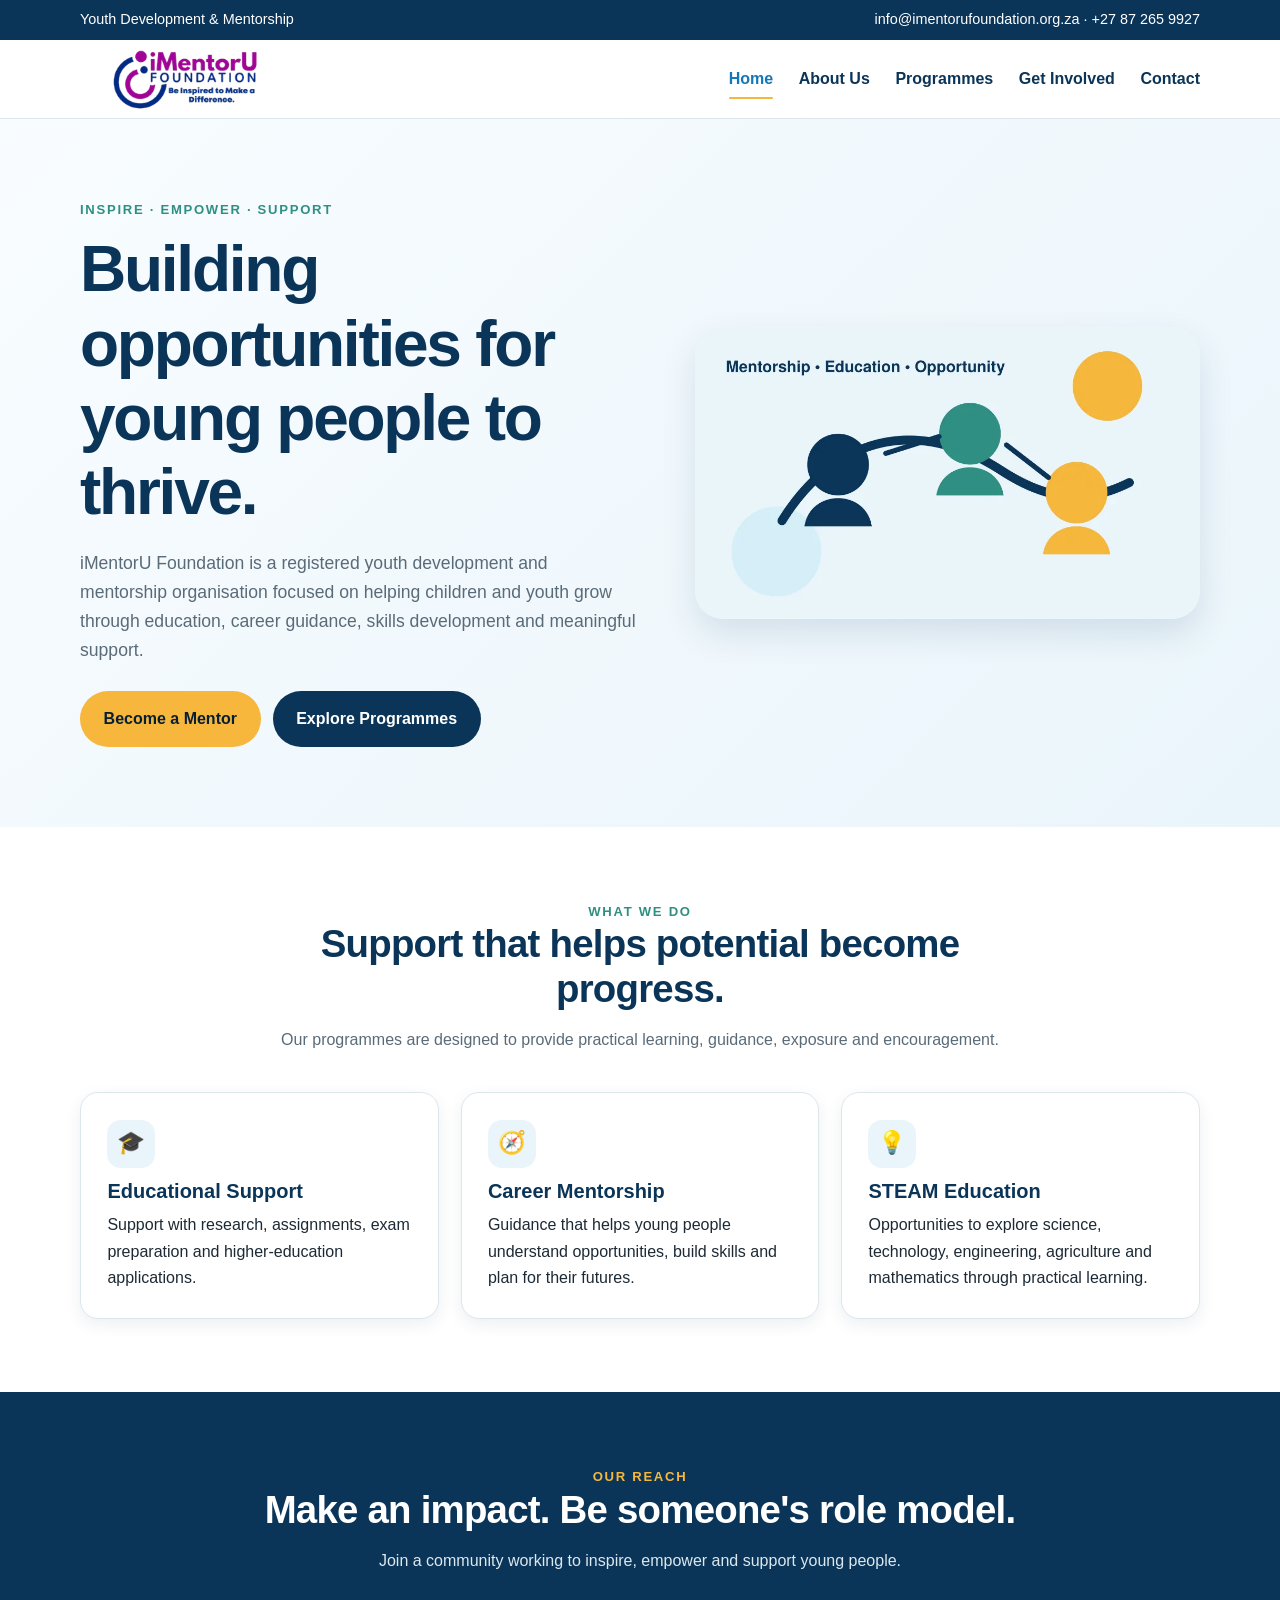
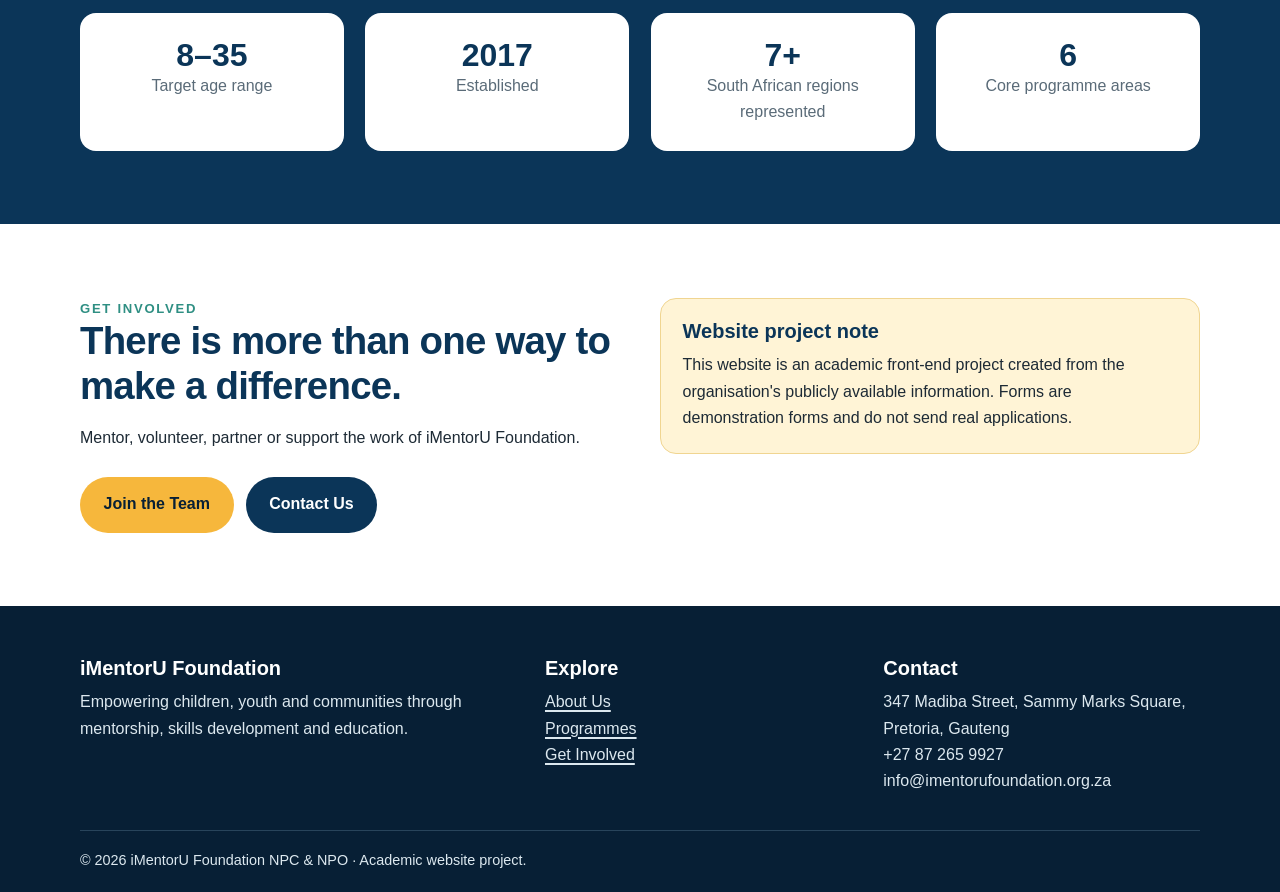
<file: index.html>
<!doctype html><html lang="en"><head><meta charset="utf-8"><meta name="viewport" content="width=device-width,initial-scale=1"><meta name="description" content="iMentorU Foundation youth development and mentorship website"><title>Home | iMentorU Foundation</title><link rel="stylesheet" href="css/style.css"></head><body><a class="skip-link" href="#main-content">Skip to main content</a><!-- Contact strip provides the organisation's purpose and primary contact details. --><div class="topbar"><div class="container"><span>Youth Development &amp; Mentorship</span><span>info@imentorufoundation.org.za · +27 87 265 9927</span></div></div>
<header><div class="container nav"><a class="brand" href="index.html" aria-label="iMentorU Foundation home"><img src="images/imentoru-logo-211.png" srcset="images/imentoru-logo-211.png 211w, images/imentoru-foundation-official-logo.png 422w" sizes="(max-width: 560px) 168px, 211px" width="211" height="90" alt="iMentorU Foundation"></a>
<!-- Shared navigation links all five pages and identifies the active page. --><button class="menu-btn" aria-label="Open navigation" aria-expanded="false" aria-controls="main-navigation">Menu</button><nav id="main-navigation" class="navlinks" aria-label="Main navigation"><a class="active" aria-current="page" href="index.html">Home</a><a href="about.html">About Us</a><a href="programmes.html">Programmes</a><a href="volunteer.html">Get Involved</a><a href="contact.html">Contact</a></nav></div></header>
<main id="main-content">
<!-- Hero introduces the organisation and uses responsive image formats and resolutions. --><section class="hero"><div class="container hero-grid"><div><div class="eyebrow">Inspire · Empower · Support</div><h1>Building opportunities for young people to thrive.</h1><p>iMentorU Foundation is a registered youth development and mentorship organisation focused on helping children and youth grow through education, career guidance, skills development and meaningful support.</p><div class="actions"><a class="btn btn-primary" href="volunteer.html">Become a Mentor</a><a class="btn btn-secondary" href="programmes.html">Explore Programmes</a></div></div><picture><source type="image/webp" srcset="images/hero-480.webp 480w, images/hero-960.webp 960w" sizes="(max-width: 850px) 92vw, 44vw"><source type="image/png" srcset="images/hero-480.png 480w, images/hero-960.png 960w" sizes="(max-width: 850px) 92vw, 44vw"><img class="hero-img" src="images/hero-960.png" width="960" height="555" fetchpriority="high" alt="Illustration representing mentors and young people"></picture></div></section>
<section><div class="container"><div class="section-head"><div class="eyebrow">What we do</div><h2>Support that helps potential become progress.</h2><p>Our programmes are designed to provide practical learning, guidance, exposure and encouragement.</p></div>
<div class="cards"><article class="card"><div class="icon">🎓</div><h3>Educational Support</h3><p>Support with research, assignments, exam preparation and higher-education applications.</p></article>
<article class="card"><div class="icon">🧭</div><h3>Career Mentorship</h3><p>Guidance that helps young people understand opportunities, build skills and plan for their futures.</p></article>
<article class="card"><div class="icon">💡</div><h3>STEAM Education</h3><p>Opportunities to explore science, technology, engineering, agriculture and mathematics through practical learning.</p></article></div></div></section>
<section class="band"><div class="container"><div class="section-head"><div class="eyebrow">Our reach</div><h2>Make an impact. Be someone's role model.</h2><p>Join a community working to inspire, empower and support young people.</p></div><div class="stats"><div class="stat"><strong>8–35</strong><span>Target age range</span></div><div class="stat"><strong>2017</strong><span>Established</span></div><div class="stat"><strong>7+</strong><span>South African regions represented</span></div><div class="stat"><strong>6</strong><span>Core programme areas</span></div></div></div></section>
<section><div class="container two-col"><div><div class="eyebrow">Get involved</div><h2>There is more than one way to make a difference.</h2><p>Mentor, volunteer, partner or support the work of iMentorU Foundation.</p><div class="actions"><a class="btn btn-primary" href="volunteer.html">Join the Team</a><a class="btn btn-secondary" href="contact.html">Contact Us</a></div></div><div class="notice"><h3>Website project note</h3><p>This website is an academic front-end project created from the organisation's publicly available information. Forms are demonstration forms and do not send real applications.</p></div></div></section>
</main><!-- Footer repeats important navigation and contact information on every page. --><footer><div class="container footer-grid">
<div><h3>iMentorU Foundation</h3><p>Empowering children, youth and communities through mentorship, skills development and education.</p></div>
<div><h3>Explore</h3><p><a href="about.html">About Us</a><br><a href="programmes.html">Programmes</a><br><a href="volunteer.html">Get Involved</a></p></div>
<div><h3>Contact</h3><p>347 Madiba Street, Sammy Marks Square, Pretoria, Gauteng<br>+27 87 265 9927<br>info@imentorufoundation.org.za</p></div>
</div><div class="container copyright">© 2026 iMentorU Foundation NPC &amp; NPO · Academic website project.</div></footer><!-- JavaScript controls the mobile menu and demonstration-form feedback. --><script src="js/main.js"></script></body></html>
</file>
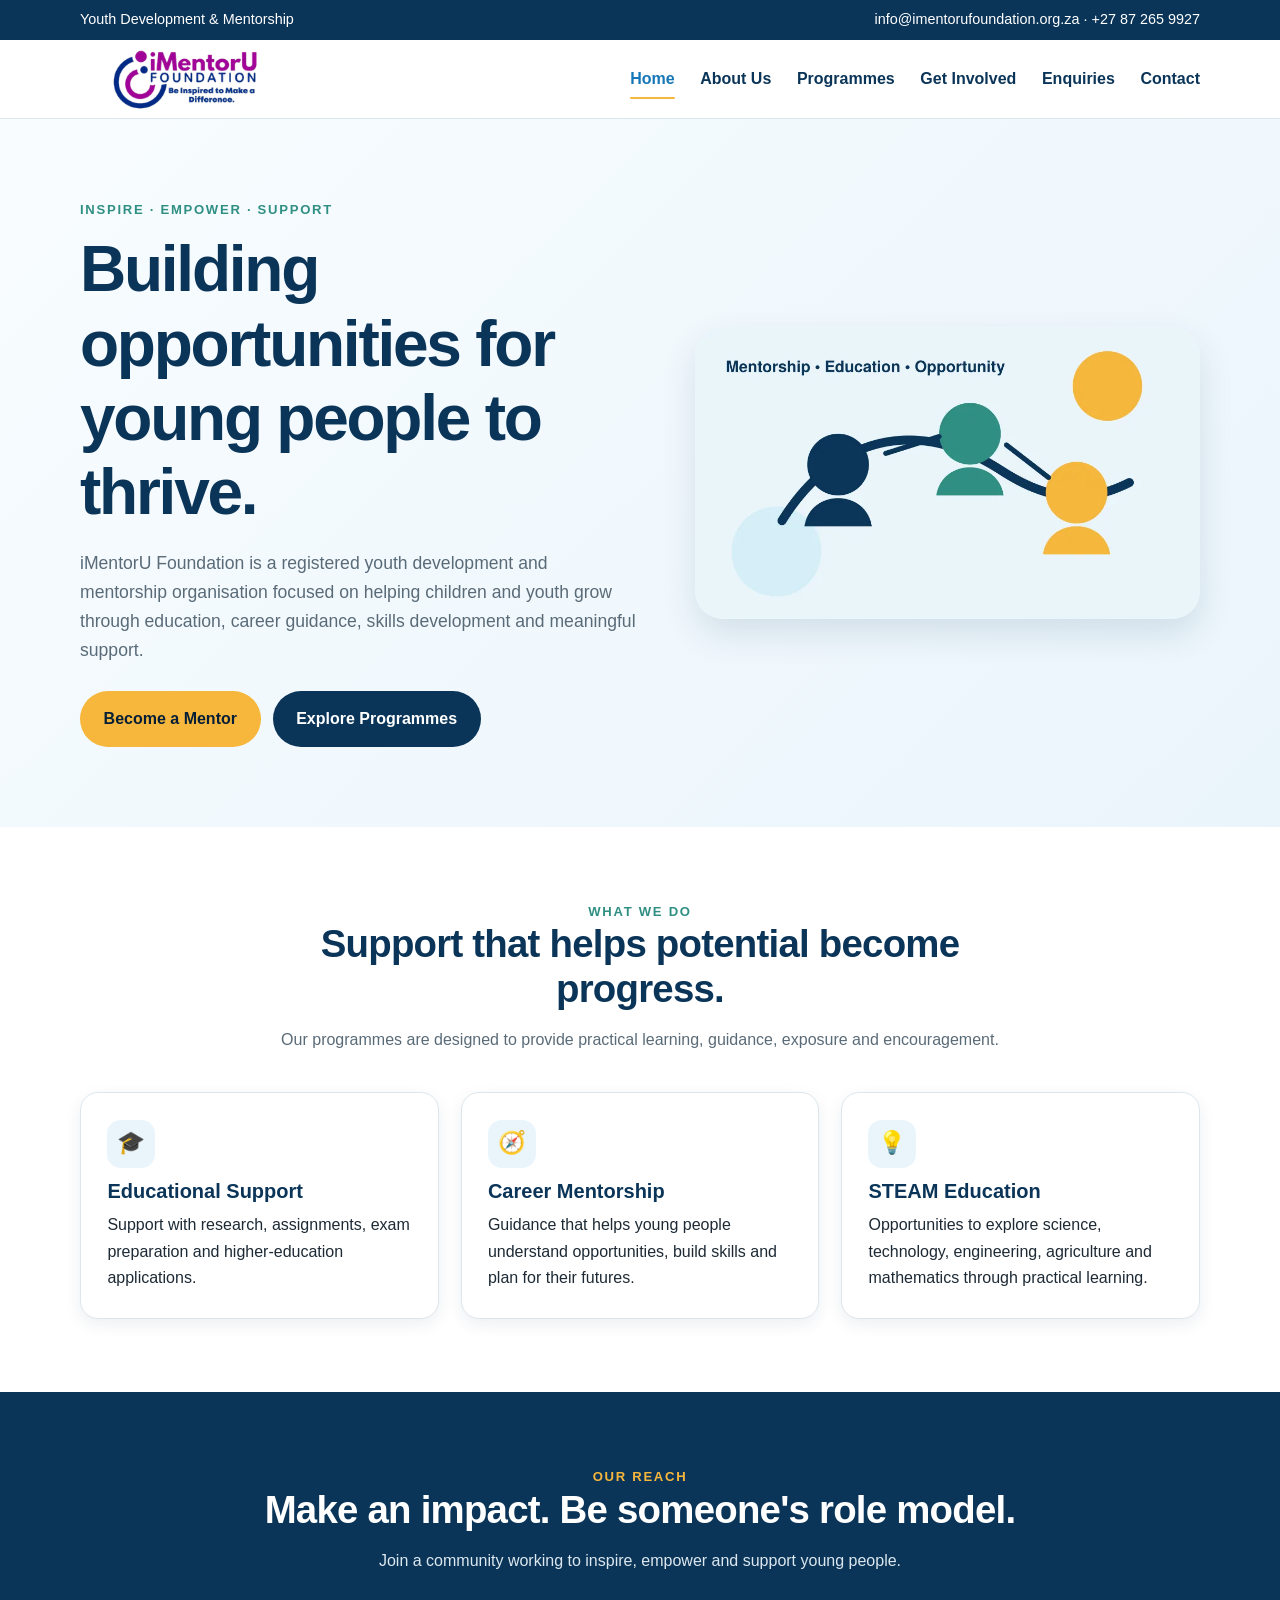
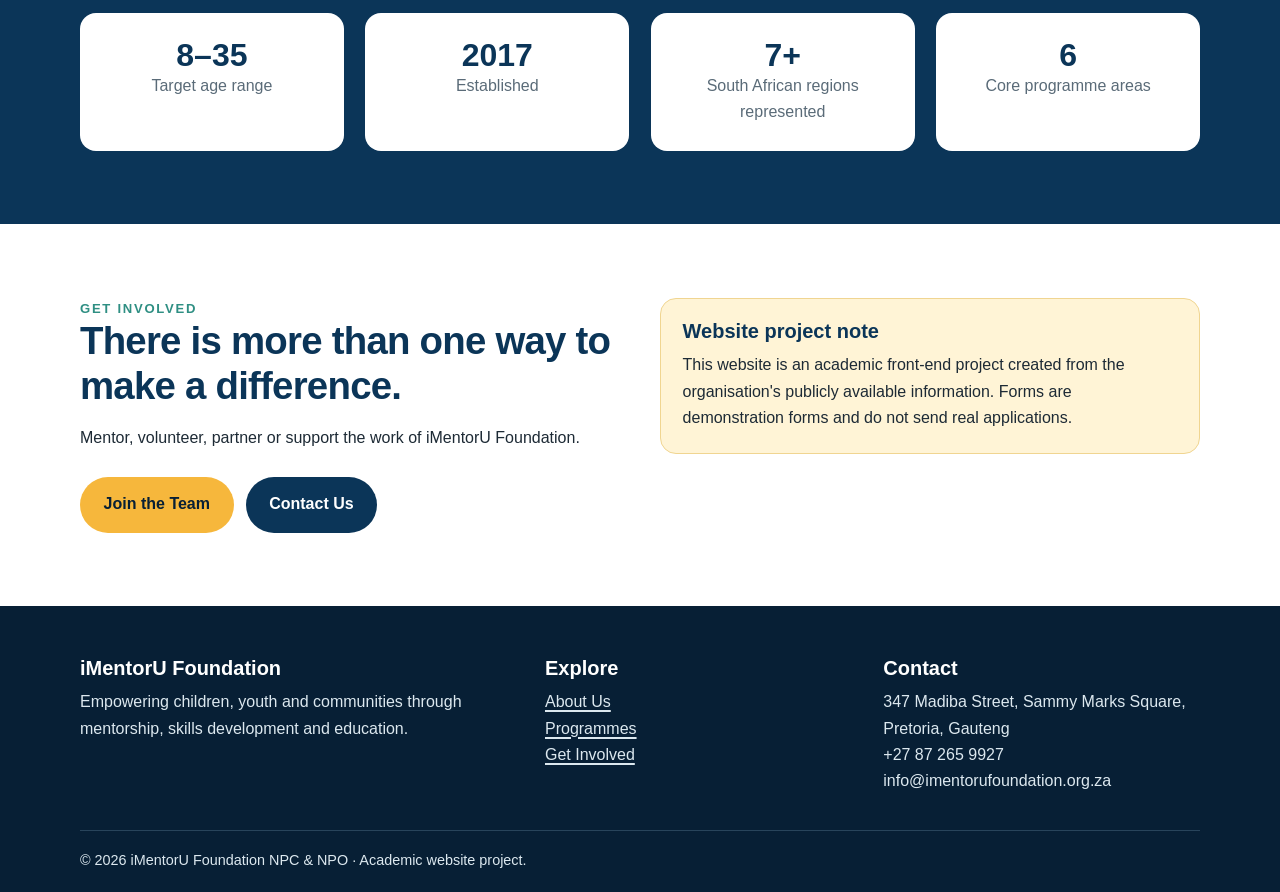
<file: Reitumetse_Tleane_WEDE5020_Part3/iMentorU-Foundation-Website/index.html>
<!doctype html><html lang="en"><head><meta charset="utf-8"><meta name="viewport" content="width=device-width,initial-scale=1"><meta name="description" content="Discover iMentorU Foundation youth development, education support, career mentorship and skills programmes in South Africa."><meta name="keywords" content="youth development, youth mentorship, education support, career guidance, South Africa"><title>iMentorU Foundation | Youth Development and Mentorship in South Africa</title><link rel="stylesheet" href="css/style.css"></head><body><a class="skip-link" href="#main-content">Skip to main content</a><!-- Contact strip provides the organisation's purpose and primary contact details. --><div class="topbar"><div class="container"><span>Youth Development &amp; Mentorship</span><span>info@imentorufoundation.org.za · +27 87 265 9927</span></div></div>
<header><div class="container nav"><a class="brand" href="index.html" aria-label="iMentorU Foundation home"><img src="images/imentoru-logo-211.png" srcset="images/imentoru-logo-211.png 211w, images/imentoru-foundation-official-logo.png 422w" sizes="(max-width: 560px) 168px, 211px" width="211" height="90" alt="iMentorU Foundation"></a>
<!-- Shared navigation links all five pages and identifies the active page. --><button class="menu-btn" aria-label="Open navigation" aria-expanded="false" aria-controls="main-navigation">Menu</button><nav id="main-navigation" class="navlinks" aria-label="Main navigation"><a class="active" aria-current="page" href="index.html">Home</a><a href="about.html">About Us</a><a href="programmes.html">Programmes</a><a href="volunteer.html">Get Involved</a><a href="enquiry.html">Enquiries</a><a href="contact.html">Contact</a></nav></div></header>
<main id="main-content">
<!-- Hero introduces the organisation and uses responsive image formats and resolutions. --><section class="hero"><div class="container hero-grid"><div><div class="eyebrow">Inspire · Empower · Support</div><h1>Building opportunities for young people to thrive.</h1><p>iMentorU Foundation is a registered youth development and mentorship organisation focused on helping children and youth grow through education, career guidance, skills development and meaningful support.</p><div class="actions"><a class="btn btn-primary" href="volunteer.html">Become a Mentor</a><a class="btn btn-secondary" href="programmes.html">Explore Programmes</a></div></div><picture><source type="image/webp" srcset="images/hero-480.webp 480w, images/hero-960.webp 960w" sizes="(max-width: 850px) 92vw, 44vw"><source type="image/png" srcset="images/hero-480.png 480w, images/hero-960.png 960w" sizes="(max-width: 850px) 92vw, 44vw"><img class="hero-img" src="images/hero-960.png" width="960" height="555" fetchpriority="high" alt="Illustration representing mentors and young people"></picture></div></section>
<section><div class="container"><div class="section-head"><div class="eyebrow">What we do</div><h2>Support that helps potential become progress.</h2><p>Our programmes are designed to provide practical learning, guidance, exposure and encouragement.</p></div>
<div class="cards"><article class="card"><div class="icon">🎓</div><h3>Educational Support</h3><p>Support with research, assignments, exam preparation and higher-education applications.</p></article>
<article class="card"><div class="icon">🧭</div><h3>Career Mentorship</h3><p>Guidance that helps young people understand opportunities, build skills and plan for their futures.</p></article>
<article class="card"><div class="icon">💡</div><h3>STEAM Education</h3><p>Opportunities to explore science, technology, engineering, agriculture and mathematics through practical learning.</p></article></div></div></section>
<section class="band"><div class="container"><div class="section-head"><div class="eyebrow">Our reach</div><h2>Make an impact. Be someone's role model.</h2><p>Join a community working to inspire, empower and support young people.</p></div><div class="stats"><div class="stat"><strong>8–35</strong><span>Target age range</span></div><div class="stat"><strong>2017</strong><span>Established</span></div><div class="stat"><strong>7+</strong><span>South African regions represented</span></div><div class="stat"><strong>6</strong><span>Core programme areas</span></div></div></div></section>
<section><div class="container two-col"><div><div class="eyebrow">Get involved</div><h2>There is more than one way to make a difference.</h2><p>Mentor, volunteer, partner or support the work of iMentorU Foundation.</p><div class="actions"><a class="btn btn-primary" href="volunteer.html">Join the Team</a><a class="btn btn-secondary" href="contact.html">Contact Us</a></div></div><div class="notice"><h3>Website project note</h3><p>This website is an academic front-end project created from the organisation's publicly available information. Forms are demonstration forms and do not send real applications.</p></div></div></section>
</main><!-- Footer repeats important navigation and contact information on every page. --><footer><div class="container footer-grid">
<div><h3>iMentorU Foundation</h3><p>Empowering children, youth and communities through mentorship, skills development and education.</p></div>
<div><h3>Explore</h3><p><a href="about.html">About Us</a><br><a href="programmes.html">Programmes</a><br><a href="volunteer.html">Get Involved</a></p></div>
<div><h3>Contact</h3><p>347 Madiba Street, Sammy Marks Square, Pretoria, Gauteng<br>+27 87 265 9927<br>info@imentorufoundation.org.za</p></div>
</div><div class="container copyright">© 2026 iMentorU Foundation NPC &amp; NPO · Academic website project.</div></footer><!-- JavaScript controls the mobile menu and demonstration-form feedback. --><script src="js/main.js"></script></body></html>
</file>
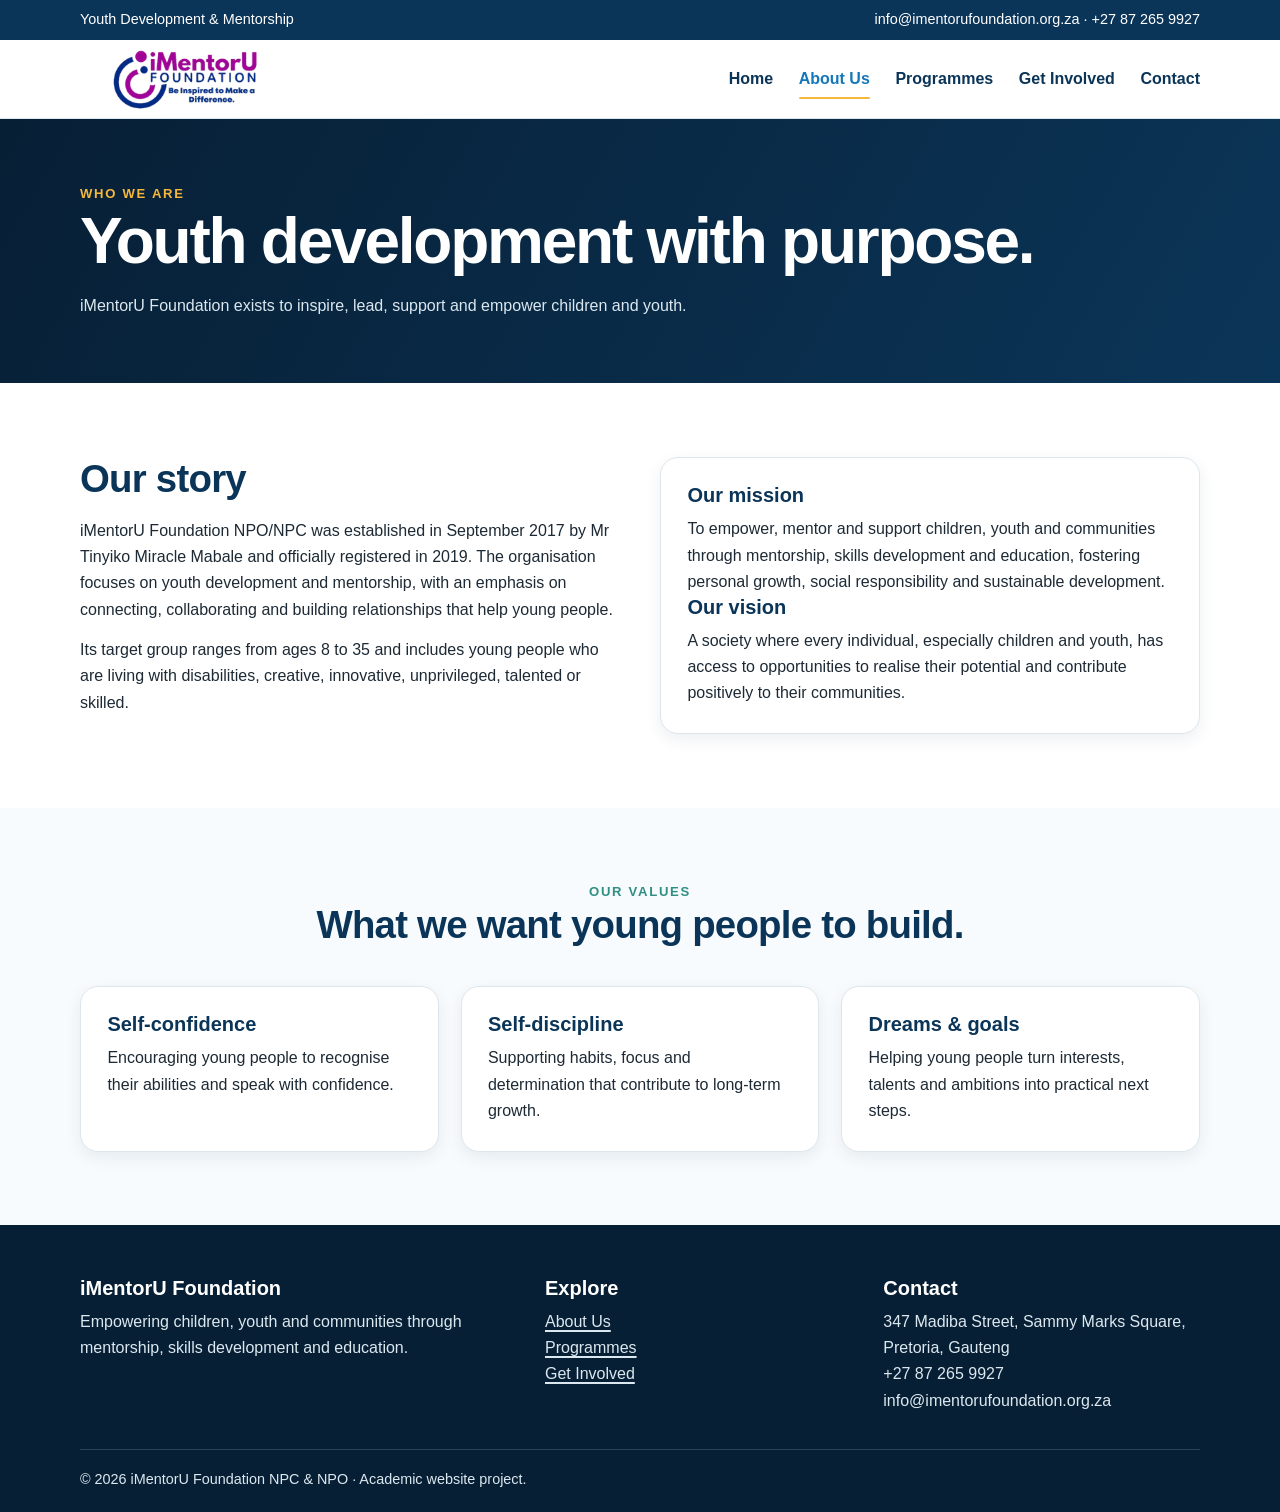
<file: about.html>
<!doctype html><html lang="en"><head><meta charset="utf-8"><meta name="viewport" content="width=device-width,initial-scale=1"><meta name="description" content="iMentorU Foundation youth development and mentorship website"><title>About Us | iMentorU Foundation</title><link rel="stylesheet" href="css/style.css"></head><body><a class="skip-link" href="#main-content">Skip to main content</a><!-- Contact strip provides the organisation's purpose and primary contact details. --><div class="topbar"><div class="container"><span>Youth Development &amp; Mentorship</span><span>info@imentorufoundation.org.za · +27 87 265 9927</span></div></div>
<header><div class="container nav"><a class="brand" href="index.html" aria-label="iMentorU Foundation home"><img src="images/imentoru-logo-211.png" srcset="images/imentoru-logo-211.png 211w, images/imentoru-foundation-official-logo.png 422w" sizes="(max-width: 560px) 168px, 211px" width="211" height="90" alt="iMentorU Foundation"></a>
<!-- Shared navigation links all five pages and identifies the active page. --><button class="menu-btn" aria-label="Open navigation" aria-expanded="false" aria-controls="main-navigation">Menu</button><nav id="main-navigation" class="navlinks" aria-label="Main navigation"><a href="index.html">Home</a><a class="active" aria-current="page" href="about.html">About Us</a><a href="programmes.html">Programmes</a><a href="volunteer.html">Get Involved</a><a href="contact.html">Contact</a></nav></div></header>
<main id="main-content"><!-- Page introduction summarises the organisation before its history and values. --><section class="page-hero"><div class="container"><div class="eyebrow">Who we are</div><h1>Youth development with purpose.</h1><p>iMentorU Foundation exists to inspire, lead, support and empower children and youth.</p></div></section>
<section><div class="container two-col"><div><h2>Our story</h2><p>iMentorU Foundation NPO/NPC was established in September 2017 by Mr Tinyiko Miracle Mabale and officially registered in 2019. The organisation focuses on youth development and mentorship, with an emphasis on connecting, collaborating and building relationships that help young people.</p><p>Its target group ranges from ages 8 to 35 and includes young people who are living with disabilities, creative, innovative, unprivileged, talented or skilled.</p></div><div class="card"><h3>Our mission</h3><p>To empower, mentor and support children, youth and communities through mentorship, skills development and education, fostering personal growth, social responsibility and sustainable development.</p><h3>Our vision</h3><p>A society where every individual, especially children and youth, has access to opportunities to realise their potential and contribute positively to their communities.</p></div></div></section>
<section class="surface-section"><div class="container"><div class="section-head"><div class="eyebrow">Our values</div><h2>What we want young people to build.</h2></div><div class="cards"><article class="card"><h3>Self-confidence</h3><p>Encouraging young people to recognise their abilities and speak with confidence.</p></article><article class="card"><h3>Self-discipline</h3><p>Supporting habits, focus and determination that contribute to long-term growth.</p></article><article class="card"><h3>Dreams &amp; goals</h3><p>Helping young people turn interests, talents and ambitions into practical next steps.</p></article></div></div></section>
</main><!-- Footer repeats important navigation and contact information on every page. --><footer><div class="container footer-grid">
<div><h3>iMentorU Foundation</h3><p>Empowering children, youth and communities through mentorship, skills development and education.</p></div>
<div><h3>Explore</h3><p><a href="about.html">About Us</a><br><a href="programmes.html">Programmes</a><br><a href="volunteer.html">Get Involved</a></p></div>
<div><h3>Contact</h3><p>347 Madiba Street, Sammy Marks Square, Pretoria, Gauteng<br>+27 87 265 9927<br>info@imentorufoundation.org.za</p></div>
</div><div class="container copyright">© 2026 iMentorU Foundation NPC &amp; NPO · Academic website project.</div></footer><script src="js/main.js"></script></body></html>
</file>
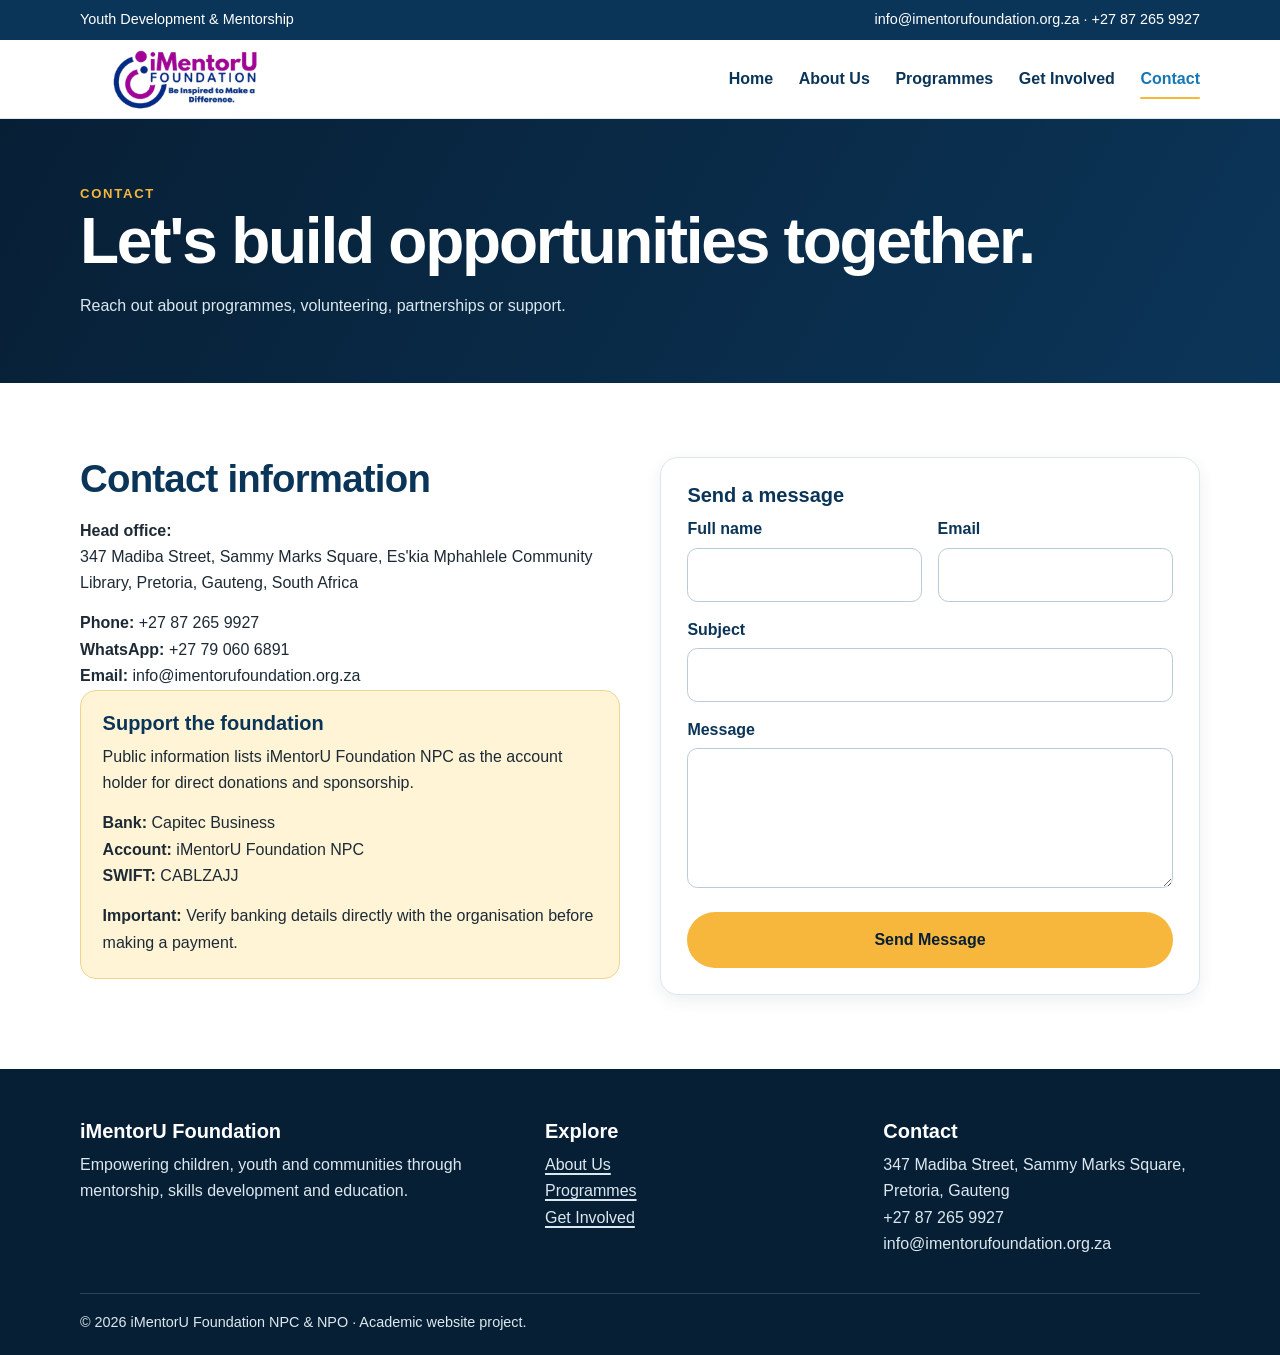
<file: contact.html>
<!doctype html><html lang="en"><head><meta charset="utf-8"><meta name="viewport" content="width=device-width,initial-scale=1"><meta name="description" content="iMentorU Foundation youth development and mentorship website"><title>Contact | iMentorU Foundation</title><link rel="stylesheet" href="css/style.css"></head><body><a class="skip-link" href="#main-content">Skip to main content</a><!-- Contact strip provides the organisation's purpose and primary contact details. --><div class="topbar"><div class="container"><span>Youth Development &amp; Mentorship</span><span>info@imentorufoundation.org.za · +27 87 265 9927</span></div></div>
<header><div class="container nav"><a class="brand" href="index.html" aria-label="iMentorU Foundation home"><img src="images/imentoru-logo-211.png" srcset="images/imentoru-logo-211.png 211w, images/imentoru-foundation-official-logo.png 422w" sizes="(max-width: 560px) 168px, 211px" width="211" height="90" alt="iMentorU Foundation"></a>
<!-- Shared navigation links all five pages and identifies the active page. --><button class="menu-btn" aria-label="Open navigation" aria-expanded="false" aria-controls="main-navigation">Menu</button><nav id="main-navigation" class="navlinks" aria-label="Main navigation"><a href="index.html">Home</a><a href="about.html">About Us</a><a href="programmes.html">Programmes</a><a href="volunteer.html">Get Involved</a><a class="active" aria-current="page" href="contact.html">Contact</a></nav></div></header>
<main id="main-content"><section class="page-hero"><div class="container"><div class="eyebrow">Contact</div><h1>Let's build opportunities together.</h1><p>Reach out about programmes, volunteering, partnerships or support.</p></div></section>
<section><div class="container two-col"><div><h2>Contact information</h2><p><strong>Head office:</strong><br>347 Madiba Street, Sammy Marks Square, Es'kia Mphahlele Community Library, Pretoria, Gauteng, South Africa</p><p><strong>Phone:</strong> +27 87 265 9927<br><strong>WhatsApp:</strong> +27 79 060 6891<br><strong>Email:</strong> info@imentorufoundation.org.za</p><div class="notice"><h3>Support the foundation</h3><p>Public information lists iMentorU Foundation NPC as the account holder for direct donations and sponsorship.</p><p><strong>Bank:</strong> Capitec Business<br><strong>Account:</strong> iMentorU Foundation NPC<br><strong>SWIFT:</strong> CABLZAJJ</p><p><strong>Important:</strong> Verify banking details directly with the organisation before making a payment.</p></div></div>
<!-- Demonstration contact form uses labelled fields and browser validation. --><div class="card"><h3>Send a message</h3><div class="flash" role="status" aria-live="polite"></div><form data-demo><div class="form-grid"><div><label for="contact-name">Full name</label><input id="contact-name" name="fullName" required></div><div><label for="contact-email">Email</label><input id="contact-email" name="email" type="email" required></div></div><div><label for="contact-subject">Subject</label><input id="contact-subject" name="subject" required></div><div><label for="contact-message">Message</label><textarea id="contact-message" name="message" required></textarea></div><button class="btn btn-primary" type="submit">Send Message</button></form></div></div></section>
</main><footer><div class="container footer-grid">
<div><h3>iMentorU Foundation</h3><p>Empowering children, youth and communities through mentorship, skills development and education.</p></div>
<div><h3>Explore</h3><p><a href="about.html">About Us</a><br><a href="programmes.html">Programmes</a><br><a href="volunteer.html">Get Involved</a></p></div>
<div><h3>Contact</h3><p>347 Madiba Street, Sammy Marks Square, Pretoria, Gauteng<br>+27 87 265 9927<br>info@imentorufoundation.org.za</p></div>
</div><div class="container copyright">© 2026 iMentorU Foundation NPC &amp; NPO · Academic website project.</div></footer><script src="js/main.js"></script></body></html>
</file>
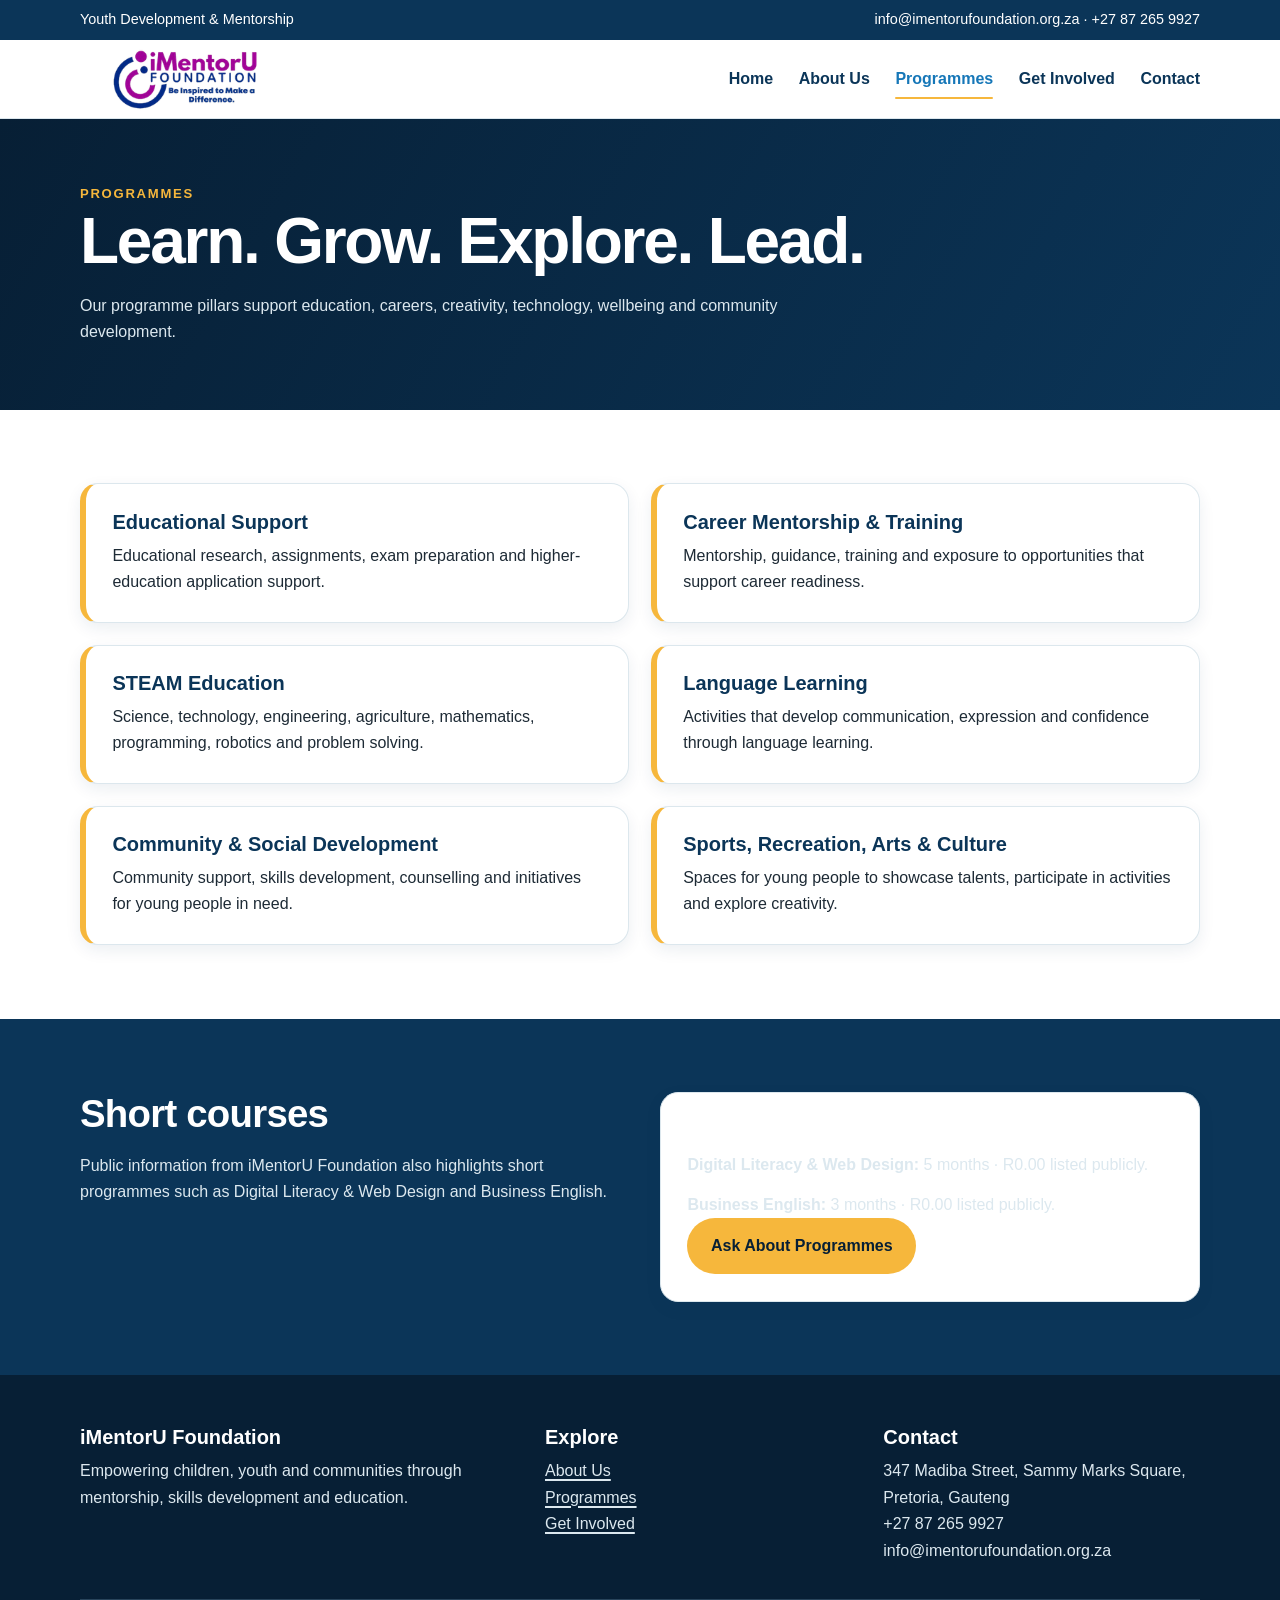
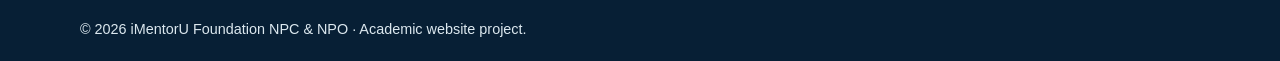
<file: programmes.html>
<!doctype html><html lang="en"><head><meta charset="utf-8"><meta name="viewport" content="width=device-width,initial-scale=1"><meta name="description" content="iMentorU Foundation youth development and mentorship website"><title>Programmes | iMentorU Foundation</title><link rel="stylesheet" href="css/style.css"></head><body><a class="skip-link" href="#main-content">Skip to main content</a><!-- Contact strip provides the organisation's purpose and primary contact details. --><div class="topbar"><div class="container"><span>Youth Development &amp; Mentorship</span><span>info@imentorufoundation.org.za · +27 87 265 9927</span></div></div>
<header><div class="container nav"><a class="brand" href="index.html" aria-label="iMentorU Foundation home"><img src="images/imentoru-logo-211.png" srcset="images/imentoru-logo-211.png 211w, images/imentoru-foundation-official-logo.png 422w" sizes="(max-width: 560px) 168px, 211px" width="211" height="90" alt="iMentorU Foundation"></a>
<!-- Shared navigation links all five pages and identifies the active page. --><button class="menu-btn" aria-label="Open navigation" aria-expanded="false" aria-controls="main-navigation">Menu</button><nav id="main-navigation" class="navlinks" aria-label="Main navigation"><a href="index.html">Home</a><a href="about.html">About Us</a><a class="active" aria-current="page" href="programmes.html">Programmes</a><a href="volunteer.html">Get Involved</a><a href="contact.html">Contact</a></nav></div></header>
<main id="main-content"><!-- Page introduction explains the scope of the programme information. --><section class="page-hero"><div class="container"><div class="eyebrow">Programmes</div><h1>Learn. Grow. Explore. Lead.</h1><p>Our programme pillars support education, careers, creativity, technology, wellbeing and community development.</p></div></section>
<!-- Programme cards group the foundation's six public programme areas. --><section><div class="container"><div class="programme-grid">
<article class="card programme"><h3>Educational Support</h3><p>Educational research, assignments, exam preparation and higher-education application support.</p></article>
<article class="card programme"><h3>Career Mentorship &amp; Training</h3><p>Mentorship, guidance, training and exposure to opportunities that support career readiness.</p></article>
<article class="card programme"><h3>STEAM Education</h3><p>Science, technology, engineering, agriculture, mathematics, programming, robotics and problem solving.</p></article>
<article class="card programme"><h3>Language Learning</h3><p>Activities that develop communication, expression and confidence through language learning.</p></article>
<article class="card programme"><h3>Community &amp; Social Development</h3><p>Community support, skills development, counselling and initiatives for young people in need.</p></article>
<article class="card programme"><h3>Sports, Recreation, Arts &amp; Culture</h3><p>Spaces for young people to showcase talents, participate in activities and explore creativity.</p></article>
</div></div></section>
<section class="band"><div class="container two-col"><div><h2>Short courses</h2><p>Public information from iMentorU Foundation also highlights short programmes such as Digital Literacy &amp; Web Design and Business English.</p></div><div class="card"><h3>Example course information</h3><p><strong>Digital Literacy &amp; Web Design:</strong> 5 months · R0.00 listed publicly.</p><p><strong>Business English:</strong> 3 months · R0.00 listed publicly.</p><a class="btn btn-primary" href="contact.html">Ask About Programmes</a></div></div></section>
</main><footer><div class="container footer-grid">
<div><h3>iMentorU Foundation</h3><p>Empowering children, youth and communities through mentorship, skills development and education.</p></div>
<div><h3>Explore</h3><p><a href="about.html">About Us</a><br><a href="programmes.html">Programmes</a><br><a href="volunteer.html">Get Involved</a></p></div>
<div><h3>Contact</h3><p>347 Madiba Street, Sammy Marks Square, Pretoria, Gauteng<br>+27 87 265 9927<br>info@imentorufoundation.org.za</p></div>
</div><div class="container copyright">© 2026 iMentorU Foundation NPC &amp; NPO · Academic website project.</div></footer><script src="js/main.js"></script></body></html>
</file>
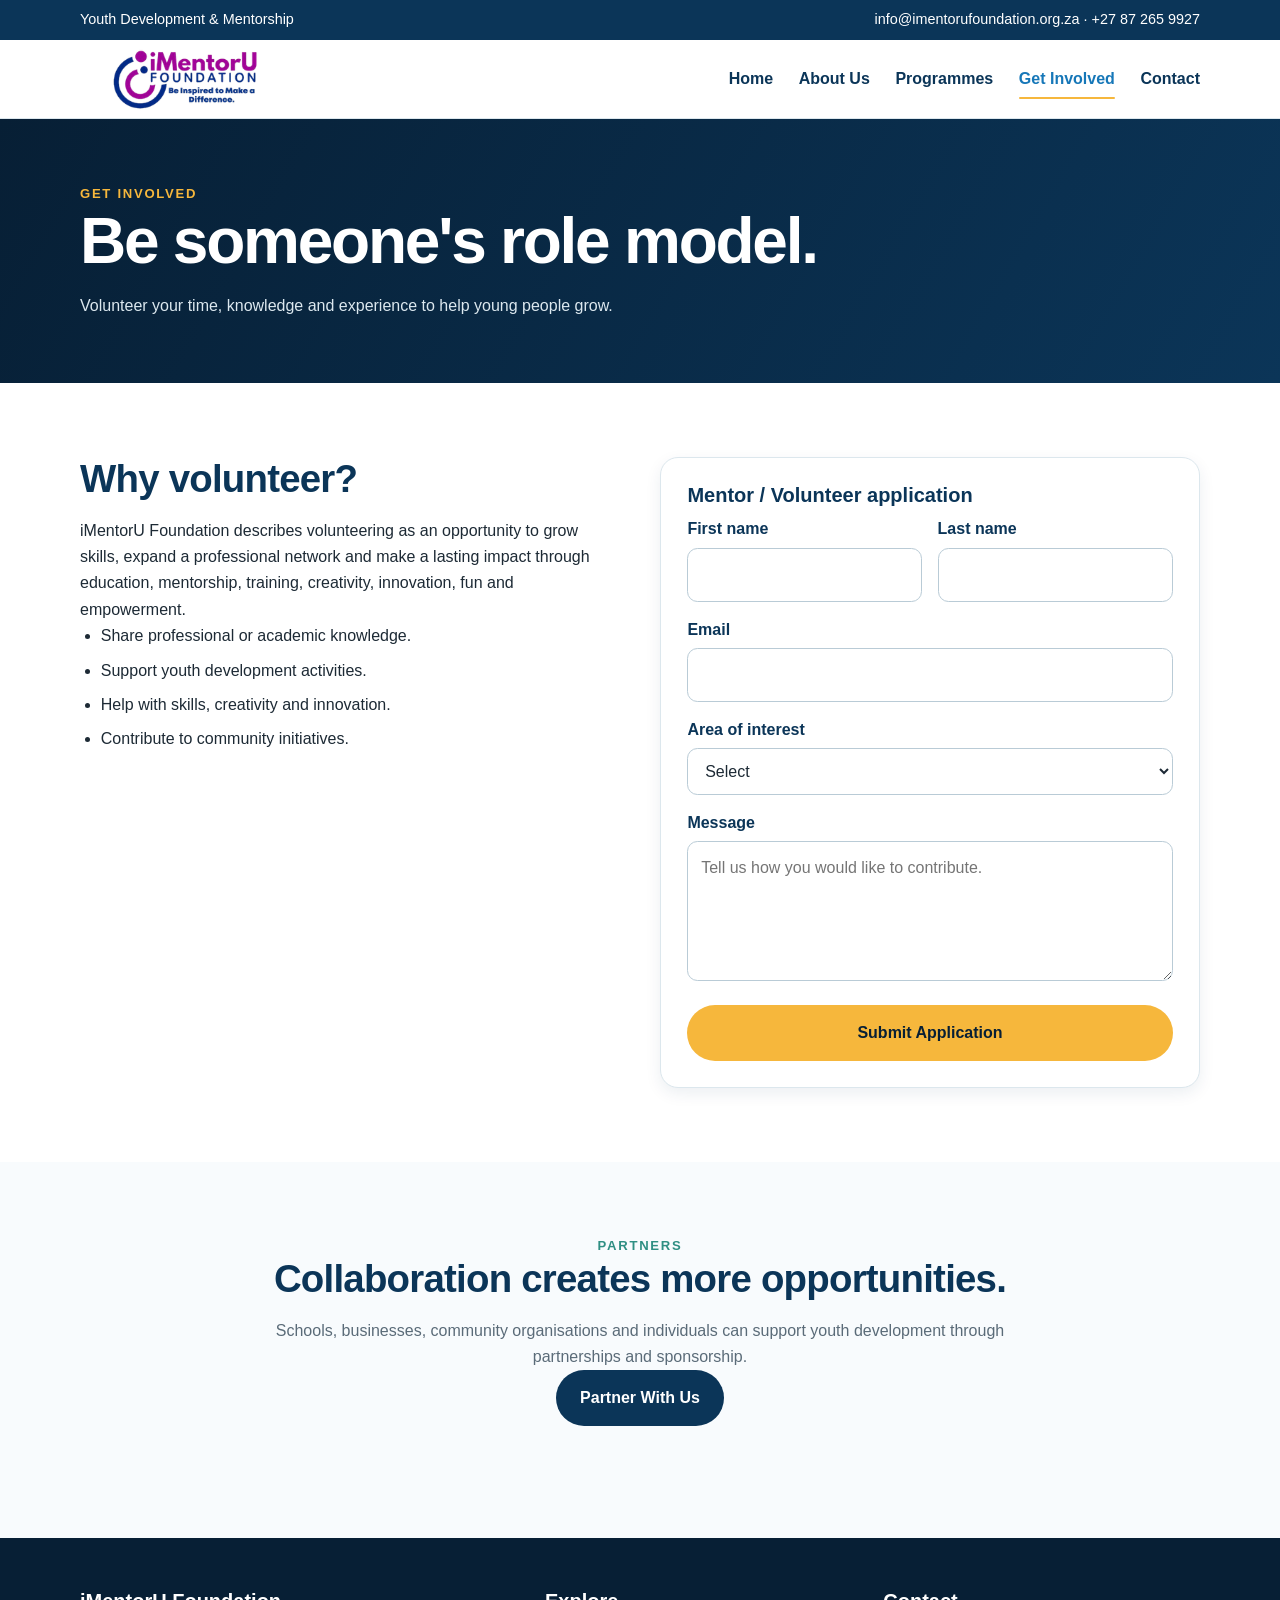
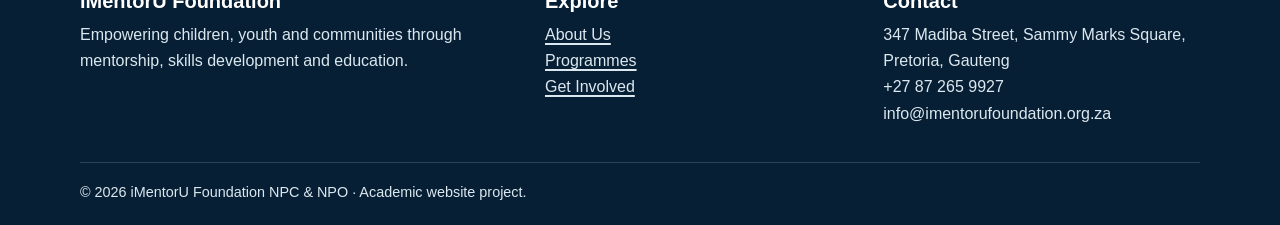
<file: volunteer.html>
<!doctype html><html lang="en"><head><meta charset="utf-8"><meta name="viewport" content="width=device-width,initial-scale=1"><meta name="description" content="iMentorU Foundation youth development and mentorship website"><title>Get Involved | iMentorU Foundation</title><link rel="stylesheet" href="css/style.css"></head><body><a class="skip-link" href="#main-content">Skip to main content</a><!-- Contact strip provides the organisation's purpose and primary contact details. --><div class="topbar"><div class="container"><span>Youth Development &amp; Mentorship</span><span>info@imentorufoundation.org.za · +27 87 265 9927</span></div></div>
<header><div class="container nav"><a class="brand" href="index.html" aria-label="iMentorU Foundation home"><img src="images/imentoru-logo-211.png" srcset="images/imentoru-logo-211.png 211w, images/imentoru-foundation-official-logo.png 422w" sizes="(max-width: 560px) 168px, 211px" width="211" height="90" alt="iMentorU Foundation"></a>
<!-- Shared navigation links all five pages and identifies the active page. --><button class="menu-btn" aria-label="Open navigation" aria-expanded="false" aria-controls="main-navigation">Menu</button><nav id="main-navigation" class="navlinks" aria-label="Main navigation"><a href="index.html">Home</a><a href="about.html">About Us</a><a href="programmes.html">Programmes</a><a class="active" aria-current="page" href="volunteer.html">Get Involved</a><a href="contact.html">Contact</a></nav></div></header>
<main id="main-content"><section class="page-hero"><div class="container"><div class="eyebrow">Get involved</div><h1>Be someone's role model.</h1><p>Volunteer your time, knowledge and experience to help young people grow.</p></div></section>
<section><div class="container two-col"><div><h2>Why volunteer?</h2><p>iMentorU Foundation describes volunteering as an opportunity to grow skills, expand a professional network and make a lasting impact through education, mentorship, training, creativity, innovation, fun and empowerment.</p><ul class="list"><li>Share professional or academic knowledge.</li><li>Support youth development activities.</li><li>Help with skills, creativity and innovation.</li><li>Contribute to community initiatives.</li></ul></div>
<!-- Demonstration form collects volunteer interest but does not transmit data. --><div class="card"><h3>Mentor / Volunteer application</h3><div class="flash" role="status" aria-live="polite"></div><form data-demo><div class="form-grid"><div><label for="volunteer-first-name">First name</label><input id="volunteer-first-name" name="firstName" required></div><div><label for="volunteer-last-name">Last name</label><input id="volunteer-last-name" name="lastName" required></div></div><div><label for="volunteer-email">Email</label><input id="volunteer-email" name="email" type="email" required></div><div><label for="volunteer-interest">Area of interest</label><select id="volunteer-interest" name="interest" required><option value="">Select</option><option>Career Mentorship</option><option>Educational Support</option><option>STEAM</option><option>Language Learning</option><option>Arts, Sport &amp; Recreation</option><option>Community Development</option></select></div><div><label for="volunteer-message">Message</label><textarea id="volunteer-message" name="message" placeholder="Tell us how you would like to contribute."></textarea></div><button class="btn btn-primary" type="submit">Submit Application</button></form></div></div></section>
<section class="surface-section"><div class="container"><div class="section-head"><div class="eyebrow">Partners</div><h2>Collaboration creates more opportunities.</h2><p>Schools, businesses, community organisations and individuals can support youth development through partnerships and sponsorship.</p><a class="btn btn-secondary" href="contact.html">Partner With Us</a></div></div></section>
</main><footer><div class="container footer-grid">
<div><h3>iMentorU Foundation</h3><p>Empowering children, youth and communities through mentorship, skills development and education.</p></div>
<div><h3>Explore</h3><p><a href="about.html">About Us</a><br><a href="programmes.html">Programmes</a><br><a href="volunteer.html">Get Involved</a></p></div>
<div><h3>Contact</h3><p>347 Madiba Street, Sammy Marks Square, Pretoria, Gauteng<br>+27 87 265 9927<br>info@imentorufoundation.org.za</p></div>
</div><div class="container copyright">© 2026 iMentorU Foundation NPC &amp; NPO · Academic website project.</div></footer><script src="js/main.js"></script></body></html>
</file>
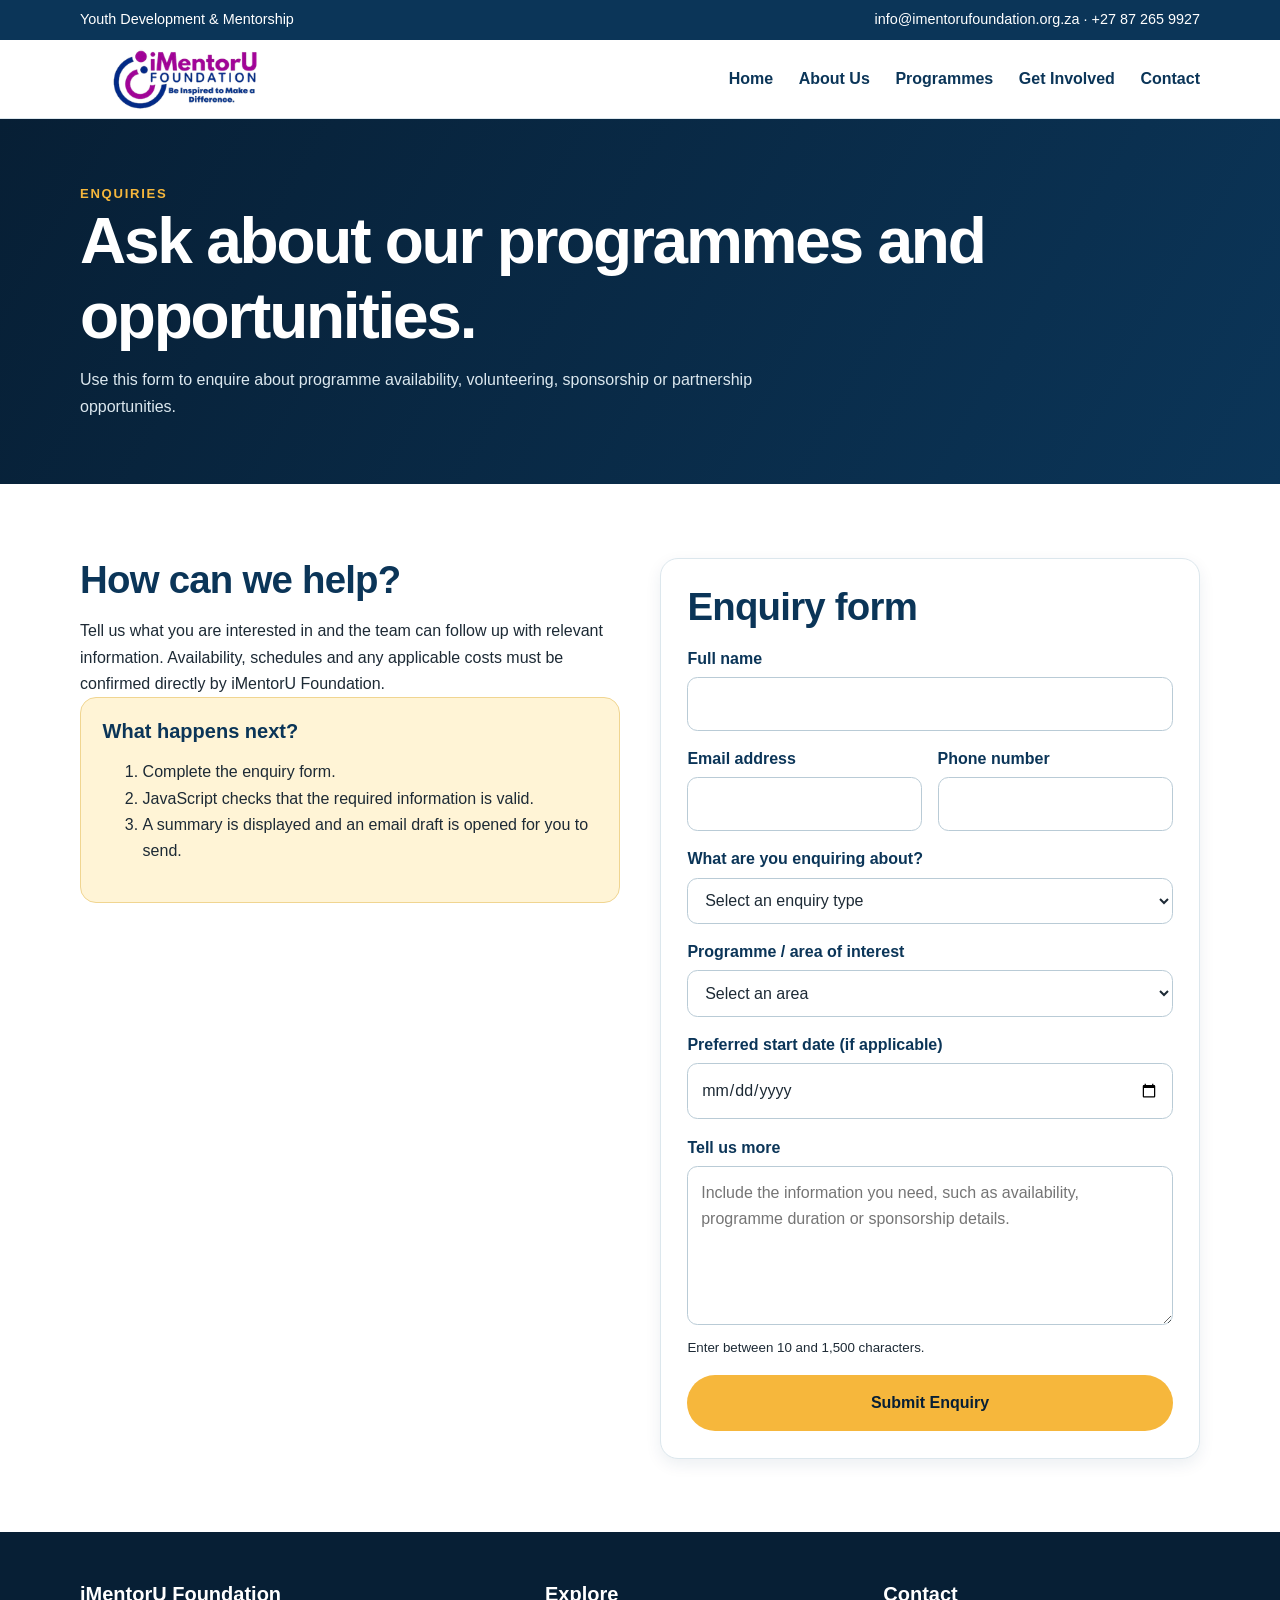
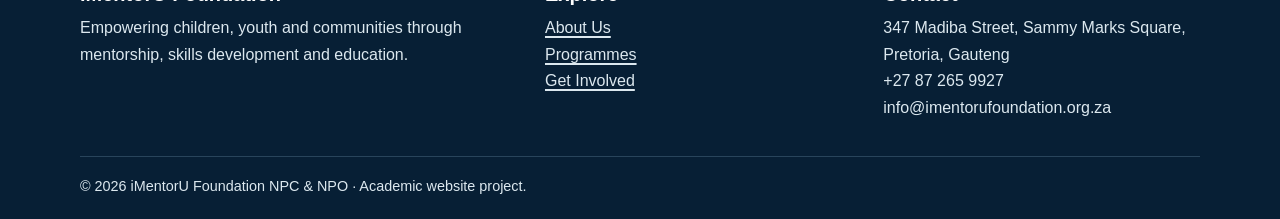
<file: Reitumetse_Tleane_WEDE5020_Part3/iMentorU-Foundation-Website/enquiry.html>
<!doctype html><html lang="en"><head><meta charset="utf-8"><meta name="viewport" content="width=device-width,initial-scale=1"><meta name="description" content="Contact iMentorU Foundation in Pretoria, Gauteng about youth programmes, volunteering, sponsorship and partnerships."><meta name="keywords" content="contact iMentorU Foundation, Pretoria youth organisation"><title>Contact iMentorU Foundation | Pretoria, Gauteng</title><link rel="stylesheet" href="css/style.css"></head><body><a class="skip-link" href="#main-content">Skip to main content</a><!-- Contact strip provides the organisation's purpose and primary contact details. --><div class="topbar"><div class="container"><span>Youth Development &amp; Mentorship</span><span>info@imentorufoundation.org.za · +27 87 265 9927</span></div></div>
<header><div class="container nav"><a class="brand" href="index.html" aria-label="iMentorU Foundation home"><img src="images/imentoru-logo-211.png" srcset="images/imentoru-logo-211.png 211w, images/imentoru-foundation-official-logo.png 422w" sizes="(max-width: 560px) 168px, 211px" width="211" height="90" alt="iMentorU Foundation"></a>
<!-- Shared navigation links all five pages and identifies the active page. --><button class="menu-btn" aria-label="Open navigation" aria-expanded="false" aria-controls="main-navigation">Menu</button><nav id="main-navigation" class="navlinks" aria-label="Main navigation"><a href="index.html">Home</a><a href="about.html">About Us</a><a href="programmes.html">Programmes</a><a href="volunteer.html">Get Involved</a><a href="contact.html">Contact</a></nav></div></header>
<main id="main-content"><section class="page-hero"><div class="container"><div class="eyebrow">Enquiries</div><h1>Ask about our programmes and opportunities.</h1><p>Use this form to enquire about programme availability, volunteering, sponsorship or partnership opportunities.</p></div></section>
<section><div class="container two-col"><div><h2>How can we help?</h2><p>Tell us what you are interested in and the team can follow up with relevant information. Availability, schedules and any applicable costs must be confirmed directly by iMentorU Foundation.</p><div class="notice"><h3>What happens next?</h3><ol><li>Complete the enquiry form.</li><li>JavaScript checks that the required information is valid.</li><li>A summary is displayed and an email draft is opened for you to send.</li></ol></div></div>
<div class="card"><h2>Enquiry form</h2><div class="flash" id="enquiry-feedback" role="status" aria-live="polite"></div><form id="enquiry-form" data-enquiry-form>
<div><label for="enquiry-name">Full name</label><input id="enquiry-name" name="fullName" autocomplete="name" minlength="2" maxlength="80" required></div>
<div class="form-grid"><div><label for="enquiry-email">Email address</label><input id="enquiry-email" name="email" type="email" autocomplete="email" required></div><div><label for="enquiry-phone">Phone number</label><input id="enquiry-phone" name="phone" type="tel" pattern="[0-9+()\- ]{7,20}" title="Enter a valid phone number using 7 to 20 digits or phone symbols" required></div></div>
<div><label for="enquiry-kind">What are you enquiring about?</label><select id="enquiry-kind" name="enquiryType" required><option value="">Select an enquiry type</option><option value="Programme or course">Programme or course</option><option value="Volunteering or mentoring">Volunteering or mentoring</option><option value="Sponsorship">Sponsorship</option><option value="Partnership">Partnership</option></select></div>
<div><label for="enquiry-interest">Programme / area of interest</label><select id="enquiry-interest" name="interest" required><option value="">Select an area</option><option>Educational Support</option><option>Career Mentorship &amp; Training</option><option>STEAM Education</option><option>Language Learning</option><option>Community &amp; Social Development</option><option>Sports, Recreation, Arts &amp; Culture</option><option>General volunteering</option><option>General sponsorship / partnership</option></select></div>
<div><label for="enquiry-date">Preferred start date (if applicable)</label><input id="enquiry-date" name="preferredDate" type="date" min="2026-10-30"></div>
<div><label for="enquiry-details">Tell us more</label><textarea id="enquiry-details" name="details" minlength="10" maxlength="1500" rows="5" placeholder="Include the information you need, such as availability, programme duration or sponsorship details." required></textarea><small>Enter between 10 and 1,500 characters.</small></div>
<button class="btn btn-primary" type="submit">Submit Enquiry</button></form></div></div></section></main><footer><div class="container footer-grid">
<div><h3>iMentorU Foundation</h3><p>Empowering children, youth and communities through mentorship, skills development and education.</p></div>
<div><h3>Explore</h3><p><a href="about.html">About Us</a><br><a href="programmes.html">Programmes</a><br><a href="volunteer.html">Get Involved</a></p></div>
<div><h3>Contact</h3><p>347 Madiba Street, Sammy Marks Square, Pretoria, Gauteng<br>+27 87 265 9927<br>info@imentorufoundation.org.za</p></div>
</div><div class="container copyright">© 2026 iMentorU Foundation NPC &amp; NPO · Academic website project.</div></footer><script src="js/main.js" defer></script></body></html>
</file>
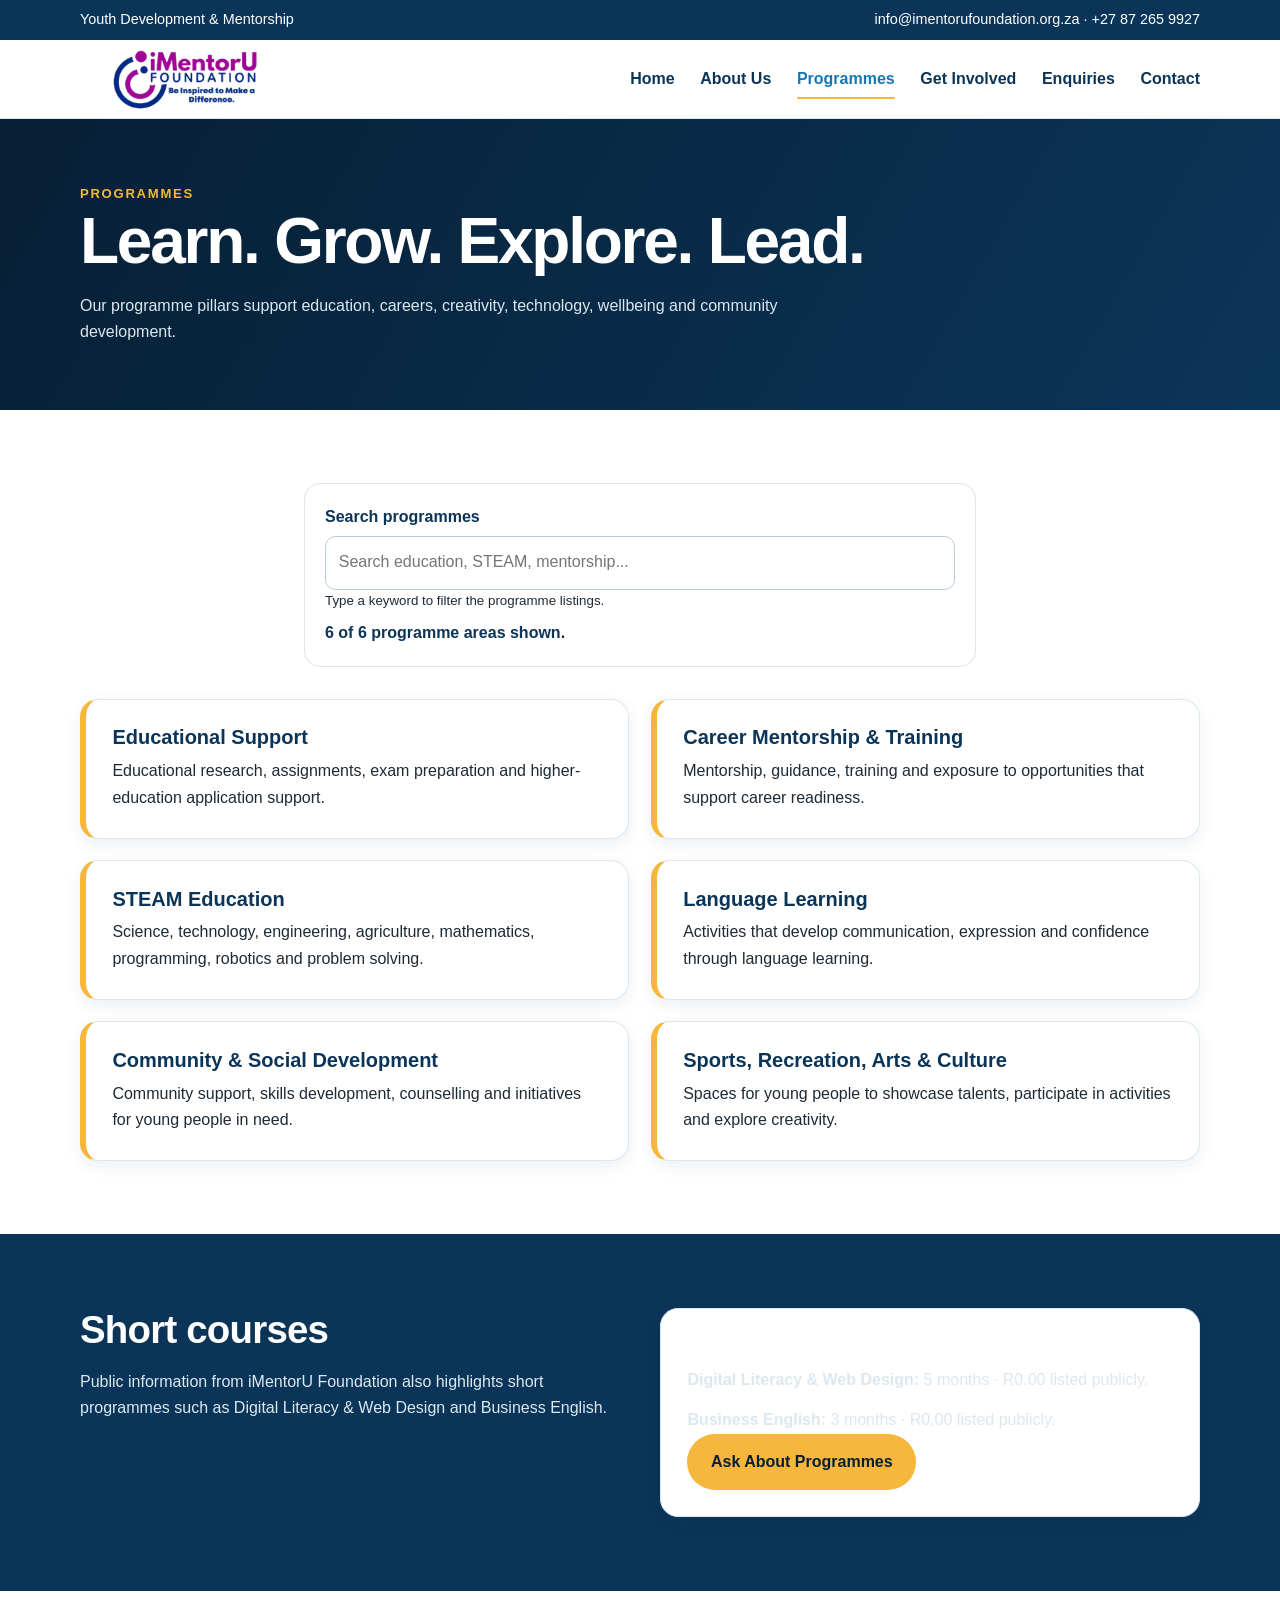
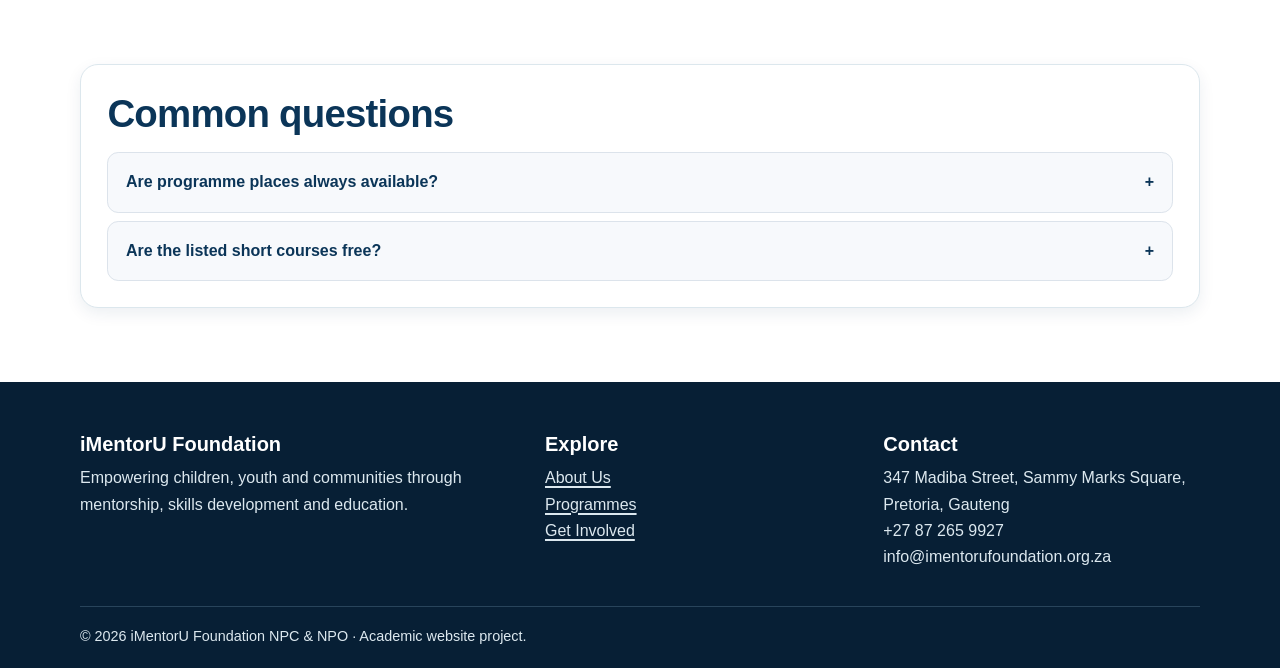
<file: Reitumetse_Tleane_WEDE5020_Part3/iMentorU-Foundation-Website/programmes.html>
<!doctype html><html lang="en"><head><meta charset="utf-8"><meta name="viewport" content="width=device-width,initial-scale=1"><meta name="description" content="Explore iMentorU Foundation educational support, career mentorship, STEAM, language learning, arts and community programmes."><meta name="keywords" content="youth programmes, STEAM education, career mentorship, educational support"><title>Youth Programmes | iMentorU Foundation</title><link rel="stylesheet" href="css/style.css"></head><body><a class="skip-link" href="#main-content">Skip to main content</a><!-- Contact strip provides the organisation's purpose and primary contact details. --><div class="topbar"><div class="container"><span>Youth Development &amp; Mentorship</span><span>info@imentorufoundation.org.za · +27 87 265 9927</span></div></div>
<header><div class="container nav"><a class="brand" href="index.html" aria-label="iMentorU Foundation home"><img src="images/imentoru-logo-211.png" srcset="images/imentoru-logo-211.png 211w, images/imentoru-foundation-official-logo.png 422w" sizes="(max-width: 560px) 168px, 211px" width="211" height="90" alt="iMentorU Foundation"></a>
<!-- Shared navigation links all five pages and identifies the active page. --><button class="menu-btn" aria-label="Open navigation" aria-expanded="false" aria-controls="main-navigation">Menu</button><nav id="main-navigation" class="navlinks" aria-label="Main navigation"><a href="index.html">Home</a><a href="about.html">About Us</a><a class="active" aria-current="page" href="programmes.html">Programmes</a><a href="volunteer.html">Get Involved</a><a href="enquiry.html">Enquiries</a><a href="contact.html">Contact</a></nav></div></header>
<main id="main-content"><!-- Page introduction explains the scope of the programme information. --><section class="page-hero"><div class="container"><div class="eyebrow">Programmes</div><h1>Learn. Grow. Explore. Lead.</h1><p>Our programme pillars support education, careers, creativity, technology, wellbeing and community development.</p></div></section>
<!-- Search field filters programme cards instantly without reloading the page. --><section><div class="container"><div class="search-panel"><label for="programme-search">Search programmes</label><input id="programme-search" type="search" placeholder="Search education, STEAM, mentorship..." aria-describedby="search-help"><small id="search-help">Type a keyword to filter the programme listings.</small><p id="search-count" class="search-count" aria-live="polite"></p></div><div class="programme-grid" id="programme-list">
<article class="card programme" data-searchable><h3>Educational Support</h3><p>Educational research, assignments, exam preparation and higher-education application support.</p></article>
<article class="card programme" data-searchable><h3>Career Mentorship &amp; Training</h3><p>Mentorship, guidance, training and exposure to opportunities that support career readiness.</p></article>
<article class="card programme" data-searchable><h3>STEAM Education</h3><p>Science, technology, engineering, agriculture, mathematics, programming, robotics and problem solving.</p></article>
<article class="card programme" data-searchable><h3>Language Learning</h3><p>Activities that develop communication, expression and confidence through language learning.</p></article>
<article class="card programme" data-searchable><h3>Community &amp; Social Development</h3><p>Community support, skills development, counselling and initiatives for young people in need.</p></article>
<article class="card programme" data-searchable><h3>Sports, Recreation, Arts &amp; Culture</h3><p>Spaces for young people to showcase talents, participate in activities and explore creativity.</p></article>
</div></div></section>
<section class="band"><div class="container two-col"><div><h2>Short courses</h2><p>Public information from iMentorU Foundation also highlights short programmes such as Digital Literacy &amp; Web Design and Business English.</p></div><div class="card"><h3>Example course information</h3><p><strong>Digital Literacy &amp; Web Design:</strong> 5 months · R0.00 listed publicly.</p><p><strong>Business English:</strong> 3 months · R0.00 listed publicly.</p><a class="btn btn-primary" href="enquiry.html">Ask About Programmes</a></div></div></section>
<section><div class="container"><div class="card"><h2>Common questions</h2><div class="accordion"><button class="accordion-trigger" aria-expanded="false" aria-controls="faq-one">Are programme places always available?</button><div class="accordion-panel" id="faq-one" hidden><p>Availability depends on the programme and current schedule. Submit an enquiry to confirm the latest information.</p></div><button class="accordion-trigger" aria-expanded="false" aria-controls="faq-two">Are the listed short courses free?</button><div class="accordion-panel" id="faq-two" hidden><p>The website records publicly listed course prices as R0.00. Confirm current fees, dates and eligibility directly with the foundation before applying.</p></div></div></div></div></section>
</main><footer><div class="container footer-grid">
<div><h3>iMentorU Foundation</h3><p>Empowering children, youth and communities through mentorship, skills development and education.</p></div>
<div><h3>Explore</h3><p><a href="about.html">About Us</a><br><a href="programmes.html">Programmes</a><br><a href="volunteer.html">Get Involved</a></p></div>
<div><h3>Contact</h3><p>347 Madiba Street, Sammy Marks Square, Pretoria, Gauteng<br>+27 87 265 9927<br>info@imentorufoundation.org.za</p></div>
</div><div class="container copyright">© 2026 iMentorU Foundation NPC &amp; NPO · Academic website project.</div></footer><script src="js/main.js"></script></body></html>
</file>
<file: css/style.css>
/* ================================================================
   iMentorU Foundation website
   WEDE5020 Part 2 external stylesheet
   Author: Reitumetse Tleane (ST10526207)
   ================================================================ */

/* Design tokens allow shared values to cascade through every page. */
:root {
  --navy-950: #071f35;
  --navy-800: #0b3558;
  --blue-600: #1677b8;
  --blue-100: #eaf5fb;
  --teal-600: #2f8f83;
  --gold-500: #f6b73c;
  --gold-100: #fff4d6;
  --ink-900: #1d2a35;
  --ink-600: #5a6b78;
  --white: #ffffff;
  --surface: #f8fbfd;
  --border: #dce7ed;
  --success-bg: #e5f7ee;
  --success-text: #145c3b;
  --shadow-sm: 0 0.35rem 1rem rgba(11, 53, 88, 0.08);
  --shadow-lg: 0 0.9rem 2.2rem rgba(11, 53, 88, 0.12);
  --radius-sm: 0.75rem;
  --radius-lg: 1.125rem;
  --content-width: 70rem;
}

/* CSS reset creates consistent sizing and removes browser spacing differences. */
*,
*::before,
*::after {
  box-sizing: border-box;
}

html {
  scroll-behavior: smooth;
  font-size: 100%;
}

body,
h1,
h2,
h3,
p,
ul {
  margin: 0;
}

img,
picture {
  display: block;
  max-width: 100%;
}

button,
input,
select,
textarea {
  font: inherit;
}

/* Base typography and shared page rules. */
body {
  min-height: 100vh;
  background: var(--white);
  color: var(--ink-900);
  font-family: Arial, Helvetica, sans-serif;
  font-size: 1rem;
  line-height: 1.65;
  text-rendering: optimizeLegibility;
}

a {
  color: var(--blue-600);
  text-decoration-thickness: 0.1em;
  text-underline-offset: 0.18em;
}

a:hover {
  text-decoration: underline;
}

:focus-visible {
  outline: 0.2rem solid var(--gold-500);
  outline-offset: 0.2rem;
}

.container {
  width: min(var(--content-width), 92%);
  margin-inline: auto;
}

.skip-link {
  position: fixed;
  top: 0.5rem;
  left: 0.5rem;
  z-index: 100;
  padding: 0.65rem 1rem;
  border-radius: 0.5rem;
  background: var(--gold-500);
  color: var(--navy-950);
  font-weight: 700;
  transform: translateY(-150%);
}

.skip-link:focus {
  transform: translateY(0);
}

/* Header and navigation use Flexbox for the desktop layout. */
.topbar {
  background: var(--navy-800);
  color: var(--white);
  font-size: 0.9rem;
}

.topbar .container {
  display: flex;
  justify-content: space-between;
  gap: 1.25rem;
  padding-block: 0.5rem;
}

header {
  position: sticky;
  top: 0;
  z-index: 20;
  border-bottom: 0.0625rem solid var(--border);
  background: rgba(255, 255, 255, 0.97);
  backdrop-filter: blur(0.65rem);
}

.nav {
  display: flex;
  align-items: center;
  justify-content: space-between;
  min-height: 4.875rem;
}

.brand {
  flex: 0 0 auto;
}

.brand img {
  width: min(13.2rem, 48vw);
  height: auto;
  max-height: 4rem;
  object-fit: contain;
}

.navlinks {
  display: flex;
  align-items: center;
  gap: clamp(1rem, 2vw, 1.6rem);
}

.navlinks a {
  position: relative;
  padding-block: 0.45rem;
  color: var(--navy-800);
  font-weight: 700;
  text-decoration: none;
}

.navlinks a::after {
  position: absolute;
  right: 0;
  bottom: 0;
  left: 0;
  height: 0.16rem;
  border-radius: 999px;
  background: var(--gold-500);
  content: "";
  transform: scaleX(0);
  transform-origin: center;
  transition: transform 180ms ease;
}

.navlinks a:hover,
.navlinks a:focus-visible,
.navlinks a.active {
  color: var(--blue-600);
}

.navlinks a:hover::after,
.navlinks a:focus-visible::after,
.navlinks a.active::after {
  transform: scaleX(1);
}

.navlinks a:active {
  color: var(--teal-600);
  transform: translateY(0.06rem);
}

.menu-btn {
  display: none;
  padding: 0.65rem 0.85rem;
  border: 0;
  border-radius: 0.65rem;
  background: var(--navy-800);
  color: var(--white);
  cursor: pointer;
  font-weight: 700;
}

/* Buttons share one component style and vary only by colour. */
.btn {
  display: inline-block;
  padding: 0.8rem 1.35rem;
  border: 0.125rem solid transparent;
  border-radius: 999px;
  cursor: pointer;
  font-weight: 700;
  text-decoration: none;
  transition: box-shadow 180ms ease, transform 180ms ease, background-color 180ms ease;
}

.btn:hover {
  box-shadow: var(--shadow-sm);
  text-decoration: none;
  transform: translateY(-0.12rem);
}

.btn:active {
  box-shadow: none;
  transform: translateY(0.06rem);
}

.btn-primary {
  background: var(--gold-500);
  color: var(--navy-950);
}

.btn-primary:hover {
  background: #ffc956;
}

.btn-secondary {
  background: var(--navy-800);
  color: var(--white);
}

.btn-secondary:hover {
  background: var(--blue-600);
}

/* Typographic scale uses relative units and clamp for responsive headings. */
h1,
h2,
h3 {
  color: var(--navy-800);
  line-height: 1.16;
}

h1 {
  margin-block: 0.75rem 1.25rem;
  font-size: clamp(2.35rem, 5vw, 4.4rem);
  letter-spacing: -0.035em;
}

h2 {
  margin-bottom: 1rem;
  font-size: clamp(1.75rem, 3vw, 2.7rem);
  letter-spacing: -0.02em;
}

h3 {
  margin-bottom: 0.55rem;
  font-size: 1.25rem;
}

p + p {
  margin-top: 0.85rem;
}

.eyebrow {
  color: var(--teal-600);
  font-size: 0.82rem;
  font-weight: 800;
  letter-spacing: 0.13em;
  text-transform: uppercase;
}

/* Hero uses named Grid areas for a clear desktop content structure. */
.hero {
  padding-block: clamp(3.25rem, 7vw, 5rem);
  background: linear-gradient(135deg, #f8fcff, var(--blue-100));
}

.hero-grid {
  display: grid;
  grid-template-areas: "content image";
  grid-template-columns: 1.05fr 0.95fr;
  align-items: center;
  gap: clamp(2rem, 5vw, 3.5rem);
}

.hero-grid > div {
  grid-area: content;
}

.hero-grid picture {
  grid-area: image;
}

.hero p {
  max-width: 40rem;
  color: var(--ink-600);
  font-size: 1.1rem;
}

.hero-img {
  width: 100%;
  height: auto;
  border-radius: 1.75rem;
  box-shadow: var(--shadow-lg);
}

.actions {
  display: flex;
  flex-wrap: wrap;
  gap: 0.75rem;
  margin-top: 1.6rem;
}

/* Shared section, card and statistics layouts minimise duplicate selectors. */
section {
  padding-block: clamp(3.25rem, 7vw, 4.6rem);
}

.surface-section {
  background: var(--surface);
}

.section-head {
  max-width: 47rem;
  margin: 0 auto 2.4rem;
  text-align: center;
}

.section-head p {
  color: var(--ink-600);
}

.cards,
.stats,
.programme-grid,
.footer-grid {
  display: grid;
  gap: 1.35rem;
}

.cards {
  grid-template-columns: repeat(3, 1fr);
}

.card {
  padding: 1.65rem;
  border: 0.0625rem solid var(--border);
  border-radius: var(--radius-lg);
  background: var(--white);
  box-shadow: var(--shadow-sm);
  transition: border-color 180ms ease, box-shadow 180ms ease, transform 180ms ease;
}

.card:hover {
  border-color: #b7d4e5;
  box-shadow: var(--shadow-lg);
  transform: translateY(-0.2rem);
}

.icon {
  display: grid;
  width: 3rem;
  height: 3rem;
  margin-bottom: 0.8rem;
  place-items: center;
  border-radius: 0.875rem;
  background: var(--blue-100);
  font-size: 1.4rem;
}

.band {
  background: var(--navy-800);
  color: var(--white);
}

.band h2,
.band h3 {
  color: var(--white);
}

.band p {
  color: #dce8ef;
}

.band .eyebrow {
  color: var(--gold-500);
}

.stats {
  grid-template-columns: repeat(4, 1fr);
}

.stat {
  padding: 1.55rem;
  border-radius: 1rem;
  background: var(--white);
  color: var(--navy-800);
  text-align: center;
}

.stat strong {
  display: block;
  font-size: 2rem;
  line-height: 1.1;
}

.stat span {
  color: var(--ink-600);
}

.page-hero {
  padding-block: clamp(3rem, 6vw, 4rem);
  background: linear-gradient(120deg, var(--navy-950), var(--navy-800));
  color: var(--white);
}

.page-hero h1 {
  margin: 0;
  color: var(--white);
}

.page-hero p {
  max-width: 45rem;
  margin-top: 0.9rem;
  color: #dce8ef;
}

.page-hero .eyebrow {
  color: var(--gold-500);
}

/* Internal page grids switch to one column at the tablet breakpoint. */
.two-col {
  display: grid;
  grid-template-columns: repeat(2, minmax(0, 1fr));
  align-items: start;
  gap: clamp(1.75rem, 4vw, 2.5rem);
}

.list {
  padding-left: 1.3rem;
}

.list li + li {
  margin-top: 0.5rem;
}

.programme-grid {
  grid-template-columns: repeat(2, minmax(0, 1fr));
}

.programme {
  border-left: 0.4rem solid var(--gold-500);
}

.notice {
  padding: 1.35rem;
  border: 0.0625rem solid #f0d591;
  border-radius: 1rem;
  background: var(--gold-100);
}

/* Form components include visible focus, hover and invalid states. */
form {
  display: grid;
  gap: 0.95rem;
}

.form-grid {
  display: grid;
  grid-template-columns: repeat(2, minmax(0, 1fr));
  gap: 0.95rem;
}

label {
  display: inline-block;
  margin-bottom: 0.3rem;
  color: var(--navy-800);
  font-weight: 700;
}

input,
select,
textarea {
  width: 100%;
  padding: 0.8rem;
  border: 0.0625rem solid #b9cbd6;
  border-radius: 0.65rem;
  background: var(--white);
  color: var(--ink-900);
}

input:hover,
select:hover,
textarea:hover {
  border-color: var(--blue-600);
}

input:focus,
select:focus,
textarea:focus {
  border-color: var(--blue-600);
  box-shadow: 0 0 0 0.2rem rgba(22, 119, 184, 0.16);
  outline: none;
}

textarea {
  min-height: 8.75rem;
  resize: vertical;
}

.flash {
  display: none;
  padding: 0.8rem;
  border-radius: 0.65rem;
  background: var(--success-bg);
  color: var(--success-text);
  font-weight: 700;
}

/* Footer content remains readable and aligned across all pages. */
footer {
  padding-block: 3.2rem 1.25rem;
  background: var(--navy-950);
  color: #dce8ef;
}

footer h3 {
  color: var(--white);
}

footer a {
  color: #dce8ef;
}

.footer-grid {
  grid-template-columns: 1.4fr 1fr 1fr;
}

.copyright {
  margin-top: 2.2rem;
  padding-top: 1.1rem;
  border-top: 0.0625rem solid #28445b;
  font-size: 0.9rem;
}

/* Tablet: collapse major two-column layouts and use a two-column card grid. */
@media (max-width: 53.125rem) {
  .menu-btn {
    display: block;
  }

  .navlinks {
    position: absolute;
    top: 4.875rem;
    right: 0;
    left: 0;
    display: none;
    flex-direction: column;
    align-items: stretch;
    gap: 0.25rem;
    padding: 1rem 4%;
    border-top: 0.0625rem solid var(--border);
    background: var(--white);
    box-shadow: var(--shadow-lg);
  }

  .navlinks.open {
    display: flex;
  }

  .navlinks a {
    padding: 0.75rem;
    border-radius: 0.5rem;
  }

  .navlinks a:hover,
  .navlinks a:focus-visible,
  .navlinks a.active {
    background: var(--blue-100);
  }

  .navlinks a::after {
    display: none;
  }

  .hero-grid {
    grid-template-areas:
      "content"
      "image";
    grid-template-columns: 1fr;
  }

  .two-col {
    grid-template-columns: 1fr;
  }

  .cards,
  .stats,
  .programme-grid {
    grid-template-columns: repeat(2, minmax(0, 1fr));
  }

  .footer-grid {
    grid-template-columns: repeat(2, minmax(0, 1fr));
  }
}

/* Mobile: prioritise content and use a single-column layout. */
@media (max-width: 35rem) {
  body {
    font-size: 0.96rem;
  }

  .container {
    width: min(100% - 2rem, var(--content-width));
  }

  .topbar .container {
    flex-direction: column;
    gap: 0.1rem;
    padding-block: 0.45rem;
  }

  .nav {
    min-height: 4.25rem;
  }

  .navlinks {
    top: 4.25rem;
  }

  .brand img {
    width: 10.5rem;
  }

  h1 {
    font-size: clamp(2rem, 11vw, 2.8rem);
  }

  h2 {
    font-size: 1.75rem;
  }

  .hero,
  section {
    padding-block: 3rem;
  }

  .cards,
  .stats,
  .programme-grid,
  .form-grid,
  .footer-grid {
    grid-template-columns: 1fr;
  }

  .actions {
    align-items: stretch;
    flex-direction: column;
  }

  .btn {
    width: 100%;
    text-align: center;
  }

  .card,
  .stat {
    padding: 1.25rem;
  }
}

/* Respect users who prefer reduced animation. */
@media (prefers-reduced-motion: reduce) {
  *,
  *::before,
  *::after {
    scroll-behavior: auto !important;
    transition-duration: 0.01ms !important;
  }
}
</file>
<file: Reitumetse_Tleane_WEDE5020_Part3/iMentorU-Foundation-Website/css/style.css>
/* ================================================================
   iMentorU Foundation website
   WEDE5020 Part 2 external stylesheet
   Author: Reitumetse Tleane (ST10526207)
   ================================================================ */

/* Design tokens allow shared values to cascade through every page. */
:root {
  --navy-950: #071f35;
  --navy-800: #0b3558;
  --blue-600: #1677b8;
  --blue-100: #eaf5fb;
  --teal-600: #2f8f83;
  --gold-500: #f6b73c;
  --gold-100: #fff4d6;
  --ink-900: #1d2a35;
  --ink-600: #5a6b78;
  --white: #ffffff;
  --surface: #f8fbfd;
  --border: #dce7ed;
  --success-bg: #e5f7ee;
  --success-text: #145c3b;
  --shadow-sm: 0 0.35rem 1rem rgba(11, 53, 88, 0.08);
  --shadow-lg: 0 0.9rem 2.2rem rgba(11, 53, 88, 0.12);
  --radius-sm: 0.75rem;
  --radius-lg: 1.125rem;
  --content-width: 70rem;
}

/* CSS reset creates consistent sizing and removes browser spacing differences. */
*,
*::before,
*::after {
  box-sizing: border-box;
}

html {
  scroll-behavior: smooth;
  font-size: 100%;
}

body,
h1,
h2,
h3,
p,
ul {
  margin: 0;
}

img,
picture {
  display: block;
  max-width: 100%;
}

button,
input,
select,
textarea {
  font: inherit;
}

/* Base typography and shared page rules. */
body {
  min-height: 100vh;
  background: var(--white);
  color: var(--ink-900);
  font-family: Arial, Helvetica, sans-serif;
  font-size: 1rem;
  line-height: 1.65;
  text-rendering: optimizeLegibility;
}

a {
  color: var(--blue-600);
  text-decoration-thickness: 0.1em;
  text-underline-offset: 0.18em;
}

a:hover {
  text-decoration: underline;
}

:focus-visible {
  outline: 0.2rem solid var(--gold-500);
  outline-offset: 0.2rem;
}

.container {
  width: min(var(--content-width), 92%);
  margin-inline: auto;
}

.skip-link {
  position: fixed;
  top: 0.5rem;
  left: 0.5rem;
  z-index: 100;
  padding: 0.65rem 1rem;
  border-radius: 0.5rem;
  background: var(--gold-500);
  color: var(--navy-950);
  font-weight: 700;
  transform: translateY(-150%);
}

.skip-link:focus {
  transform: translateY(0);
}

/* Header and navigation use Flexbox for the desktop layout. */
.topbar {
  background: var(--navy-800);
  color: var(--white);
  font-size: 0.9rem;
}

.topbar .container {
  display: flex;
  justify-content: space-between;
  gap: 1.25rem;
  padding-block: 0.5rem;
}

header {
  position: sticky;
  top: 0;
  z-index: 20;
  border-bottom: 0.0625rem solid var(--border);
  background: rgba(255, 255, 255, 0.97);
  backdrop-filter: blur(0.65rem);
}

.nav {
  display: flex;
  align-items: center;
  justify-content: space-between;
  min-height: 4.875rem;
}

.brand {
  flex: 0 0 auto;
}

.brand img {
  width: min(13.2rem, 48vw);
  height: auto;
  max-height: 4rem;
  object-fit: contain;
}

.navlinks {
  display: flex;
  align-items: center;
  gap: clamp(1rem, 2vw, 1.6rem);
}

.navlinks a {
  position: relative;
  padding-block: 0.45rem;
  color: var(--navy-800);
  font-weight: 700;
  text-decoration: none;
}

.navlinks a::after {
  position: absolute;
  right: 0;
  bottom: 0;
  left: 0;
  height: 0.16rem;
  border-radius: 999px;
  background: var(--gold-500);
  content: "";
  transform: scaleX(0);
  transform-origin: center;
  transition: transform 180ms ease;
}

.navlinks a:hover,
.navlinks a:focus-visible,
.navlinks a.active {
  color: var(--blue-600);
}

.navlinks a:hover::after,
.navlinks a:focus-visible::after,
.navlinks a.active::after {
  transform: scaleX(1);
}

.navlinks a:active {
  color: var(--teal-600);
  transform: translateY(0.06rem);
}

.menu-btn {
  display: none;
  padding: 0.65rem 0.85rem;
  border: 0;
  border-radius: 0.65rem;
  background: var(--navy-800);
  color: var(--white);
  cursor: pointer;
  font-weight: 700;
}

/* Buttons share one component style and vary only by colour. */
.btn {
  display: inline-block;
  padding: 0.8rem 1.35rem;
  border: 0.125rem solid transparent;
  border-radius: 999px;
  cursor: pointer;
  font-weight: 700;
  text-decoration: none;
  transition: box-shadow 180ms ease, transform 180ms ease, background-color 180ms ease;
}

.btn:hover {
  box-shadow: var(--shadow-sm);
  text-decoration: none;
  transform: translateY(-0.12rem);
}

.btn:active {
  box-shadow: none;
  transform: translateY(0.06rem);
}

.btn-primary {
  background: var(--gold-500);
  color: var(--navy-950);
}

.btn-primary:hover {
  background: #ffc956;
}

.btn-secondary {
  background: var(--navy-800);
  color: var(--white);
}

.btn-secondary:hover {
  background: var(--blue-600);
}

/* Typographic scale uses relative units and clamp for responsive headings. */
h1,
h2,
h3 {
  color: var(--navy-800);
  line-height: 1.16;
}

h1 {
  margin-block: 0.75rem 1.25rem;
  font-size: clamp(2.35rem, 5vw, 4.4rem);
  letter-spacing: -0.035em;
}

h2 {
  margin-bottom: 1rem;
  font-size: clamp(1.75rem, 3vw, 2.7rem);
  letter-spacing: -0.02em;
}

h3 {
  margin-bottom: 0.55rem;
  font-size: 1.25rem;
}

p + p {
  margin-top: 0.85rem;
}

.eyebrow {
  color: var(--teal-600);
  font-size: 0.82rem;
  font-weight: 800;
  letter-spacing: 0.13em;
  text-transform: uppercase;
}

/* Hero uses named Grid areas for a clear desktop content structure. */
.hero {
  padding-block: clamp(3.25rem, 7vw, 5rem);
  background: linear-gradient(135deg, #f8fcff, var(--blue-100));
}

.hero-grid {
  display: grid;
  grid-template-areas: "content image";
  grid-template-columns: 1.05fr 0.95fr;
  align-items: center;
  gap: clamp(2rem, 5vw, 3.5rem);
}

.hero-grid > div {
  grid-area: content;
}

.hero-grid picture {
  grid-area: image;
}

.hero p {
  max-width: 40rem;
  color: var(--ink-600);
  font-size: 1.1rem;
}

.hero-img {
  width: 100%;
  height: auto;
  border-radius: 1.75rem;
  box-shadow: var(--shadow-lg);
}

.actions {
  display: flex;
  flex-wrap: wrap;
  gap: 0.75rem;
  margin-top: 1.6rem;
}

/* Shared section, card and statistics layouts minimise duplicate selectors. */
section {
  padding-block: clamp(3.25rem, 7vw, 4.6rem);
}

.surface-section {
  background: var(--surface);
}

.section-head {
  max-width: 47rem;
  margin: 0 auto 2.4rem;
  text-align: center;
}

.section-head p {
  color: var(--ink-600);
}

.cards,
.stats,
.programme-grid,
.footer-grid {
  display: grid;
  gap: 1.35rem;
}

.cards {
  grid-template-columns: repeat(3, 1fr);
}

.card {
  padding: 1.65rem;
  border: 0.0625rem solid var(--border);
  border-radius: var(--radius-lg);
  background: var(--white);
  box-shadow: var(--shadow-sm);
  transition: border-color 180ms ease, box-shadow 180ms ease, transform 180ms ease;
}

.card:hover {
  border-color: #b7d4e5;
  box-shadow: var(--shadow-lg);
  transform: translateY(-0.2rem);
}

.icon {
  display: grid;
  width: 3rem;
  height: 3rem;
  margin-bottom: 0.8rem;
  place-items: center;
  border-radius: 0.875rem;
  background: var(--blue-100);
  font-size: 1.4rem;
}

.band {
  background: var(--navy-800);
  color: var(--white);
}

.band h2,
.band h3 {
  color: var(--white);
}

.band p {
  color: #dce8ef;
}

.band .eyebrow {
  color: var(--gold-500);
}

.stats {
  grid-template-columns: repeat(4, 1fr);
}

.stat {
  padding: 1.55rem;
  border-radius: 1rem;
  background: var(--white);
  color: var(--navy-800);
  text-align: center;
}

.stat strong {
  display: block;
  font-size: 2rem;
  line-height: 1.1;
}

.stat span {
  color: var(--ink-600);
}

.page-hero {
  padding-block: clamp(3rem, 6vw, 4rem);
  background: linear-gradient(120deg, var(--navy-950), var(--navy-800));
  color: var(--white);
}

.page-hero h1 {
  margin: 0;
  color: var(--white);
}

.page-hero p {
  max-width: 45rem;
  margin-top: 0.9rem;
  color: #dce8ef;
}

.page-hero .eyebrow {
  color: var(--gold-500);
}

/* Internal page grids switch to one column at the tablet breakpoint. */
.two-col {
  display: grid;
  grid-template-columns: repeat(2, minmax(0, 1fr));
  align-items: start;
  gap: clamp(1.75rem, 4vw, 2.5rem);
}

.list {
  padding-left: 1.3rem;
}

.list li + li {
  margin-top: 0.5rem;
}

.programme-grid {
  grid-template-columns: repeat(2, minmax(0, 1fr));
}

.programme {
  border-left: 0.4rem solid var(--gold-500);
}

.notice {
  padding: 1.35rem;
  border: 0.0625rem solid #f0d591;
  border-radius: 1rem;
  background: var(--gold-100);
}

/* Form components include visible focus, hover and invalid states. */
form {
  display: grid;
  gap: 0.95rem;
}

.form-grid {
  display: grid;
  grid-template-columns: repeat(2, minmax(0, 1fr));
  gap: 0.95rem;
}

label {
  display: inline-block;
  margin-bottom: 0.3rem;
  color: var(--navy-800);
  font-weight: 700;
}

input,
select,
textarea {
  width: 100%;
  padding: 0.8rem;
  border: 0.0625rem solid #b9cbd6;
  border-radius: 0.65rem;
  background: var(--white);
  color: var(--ink-900);
}

input:hover,
select:hover,
textarea:hover {
  border-color: var(--blue-600);
}

input:focus,
select:focus,
textarea:focus {
  border-color: var(--blue-600);
  box-shadow: 0 0 0 0.2rem rgba(22, 119, 184, 0.16);
  outline: none;
}

textarea {
  min-height: 8.75rem;
  resize: vertical;
}

.flash {
  display: none;
  padding: 0.8rem;
  border-radius: 0.65rem;
  background: var(--success-bg);
  color: var(--success-text);
  font-weight: 700;
}

/* Footer content remains readable and aligned across all pages. */
footer {
  padding-block: 3.2rem 1.25rem;
  background: var(--navy-950);
  color: #dce8ef;
}

footer h3 {
  color: var(--white);
}

footer a {
  color: #dce8ef;
}

.footer-grid {
  grid-template-columns: 1.4fr 1fr 1fr;
}

.copyright {
  margin-top: 2.2rem;
  padding-top: 1.1rem;
  border-top: 0.0625rem solid #28445b;
  font-size: 0.9rem;
}

/* Tablet: collapse major two-column layouts and use a two-column card grid. */
@media (max-width: 53.125rem) {
  .menu-btn {
    display: block;
  }

  .navlinks {
    position: absolute;
    top: 4.875rem;
    right: 0;
    left: 0;
    display: none;
    flex-direction: column;
    align-items: stretch;
    gap: 0.25rem;
    padding: 1rem 4%;
    border-top: 0.0625rem solid var(--border);
    background: var(--white);
    box-shadow: var(--shadow-lg);
  }

  .navlinks.open {
    display: flex;
  }

  .navlinks a {
    padding: 0.75rem;
    border-radius: 0.5rem;
  }

  .navlinks a:hover,
  .navlinks a:focus-visible,
  .navlinks a.active {
    background: var(--blue-100);
  }

  .navlinks a::after {
    display: none;
  }

  .hero-grid {
    grid-template-areas:
      "content"
      "image";
    grid-template-columns: 1fr;
  }

  .two-col {
    grid-template-columns: 1fr;
  }

  .cards,
  .stats,
  .programme-grid {
    grid-template-columns: repeat(2, minmax(0, 1fr));
  }

  .footer-grid {
    grid-template-columns: repeat(2, minmax(0, 1fr));
  }
}

/* Mobile: prioritise content and use a single-column layout. */
@media (max-width: 35rem) {
  body {
    font-size: 0.96rem;
  }

  .container {
    width: min(100% - 2rem, var(--content-width));
  }

  .topbar .container {
    flex-direction: column;
    gap: 0.1rem;
    padding-block: 0.45rem;
  }

  .nav {
    min-height: 4.25rem;
  }

  .navlinks {
    top: 4.25rem;
  }

  .brand img {
    width: 10.5rem;
  }

  h1 {
    font-size: clamp(2rem, 11vw, 2.8rem);
  }

  h2 {
    font-size: 1.75rem;
  }

  .hero,
  section {
    padding-block: 3rem;
  }

  .cards,
  .stats,
  .programme-grid,
  .form-grid,
  .footer-grid {
    grid-template-columns: 1fr;
  }

  .actions {
    align-items: stretch;
    flex-direction: column;
  }

  .btn {
    width: 100%;
    text-align: center;
  }

  .card,
  .stat {
    padding: 1.25rem;
  }
}

/* Respect users who prefer reduced animation. */
@media (prefers-reduced-motion: reduce) {
  *,
  *::before,
  *::after {
    scroll-behavior: auto !important;
    transition-duration: 0.01ms !important;
  }
}


/* Part 3: search, accordions, gallery, forms, map and motion. */
.search-panel{max-width:42rem;margin:0 auto 2rem;padding:1.25rem;border:1px solid var(--line,#dce3eb);border-radius:1rem;background:var(--white,#fff)}
.search-panel label,.search-panel small{display:block}.search-count{margin:.5rem 0 0;font-weight:700;color:var(--navy-800)}
.accordion{display:grid;gap:.5rem}.accordion-trigger{width:100%;padding:1rem 1.1rem;text-align:left;border:1px solid #dce3eb;border-radius:.7rem;background:#f7f9fc;color:var(--navy-800);font:inherit;font-weight:700;cursor:pointer}.accordion-trigger::after{content:'+';float:right}.accordion-trigger[aria-expanded="true"]::after{content:'−'}.accordion-panel{padding:.25rem 1rem 1rem;border-left:3px solid #d6a63b;animation:fade-in .2s ease}
.gallery-grid{display:grid;grid-template-columns:repeat(2,minmax(0,1fr));gap:1rem}.gallery-item{display:grid;gap:.6rem;padding:1rem;border:1px solid #dce3eb;border-radius:1rem;background:#fff;text-align:left;cursor:zoom-in}.gallery-item img{width:100%;height:220px;object-fit:contain;border-radius:.6rem}.gallery-item span{font-weight:700;color:var(--navy-800)}.lightbox{position:fixed;inset:0;z-index:1000;display:grid;place-items:center;padding:3rem;background:rgba(9,20,38,.92)}.lightbox[hidden]{display:none}.lightbox img{max-width:min(90vw,1100px);max-height:82vh;object-fit:contain}.lightbox-close{position:absolute;top:1rem;right:1.5rem;border:0;background:transparent;color:white;font-size:2.8rem;cursor:pointer}.map-frame{height:360px;width:100%;border-radius:1rem;overflow:hidden;border:1px solid #dce3eb}.map-link{margin-top:.75rem}.flash{display:none;margin:.75rem 0;padding:.85rem 1rem;border-radius:.6rem;background:#eaf5ef;color:#14532d}.flash.is-visible{display:block}.form-error{color:#a21d1d;font-weight:700}.gallery-item,.card,.programme{transition:transform .2s ease,box-shadow .2s ease}.gallery-item:hover,.programme:hover{transform:translateY(-3px);box-shadow:0 10px 24px rgba(20,40,70,.10)}
@keyframes fade-in{from{opacity:0;transform:translateY(-4px)}to{opacity:1;transform:translateY(0)}}
@media(max-width:560px){.gallery-grid{grid-template-columns:1fr}.gallery-item img{height:180px}.map-frame{height:300px}}
@media(prefers-reduced-motion:reduce){*,*::before,*::after{scroll-behavior:auto!important;animation-duration:.01ms!important;animation-iteration-count:1!important;transition-duration:.01ms!important}}
</file>
